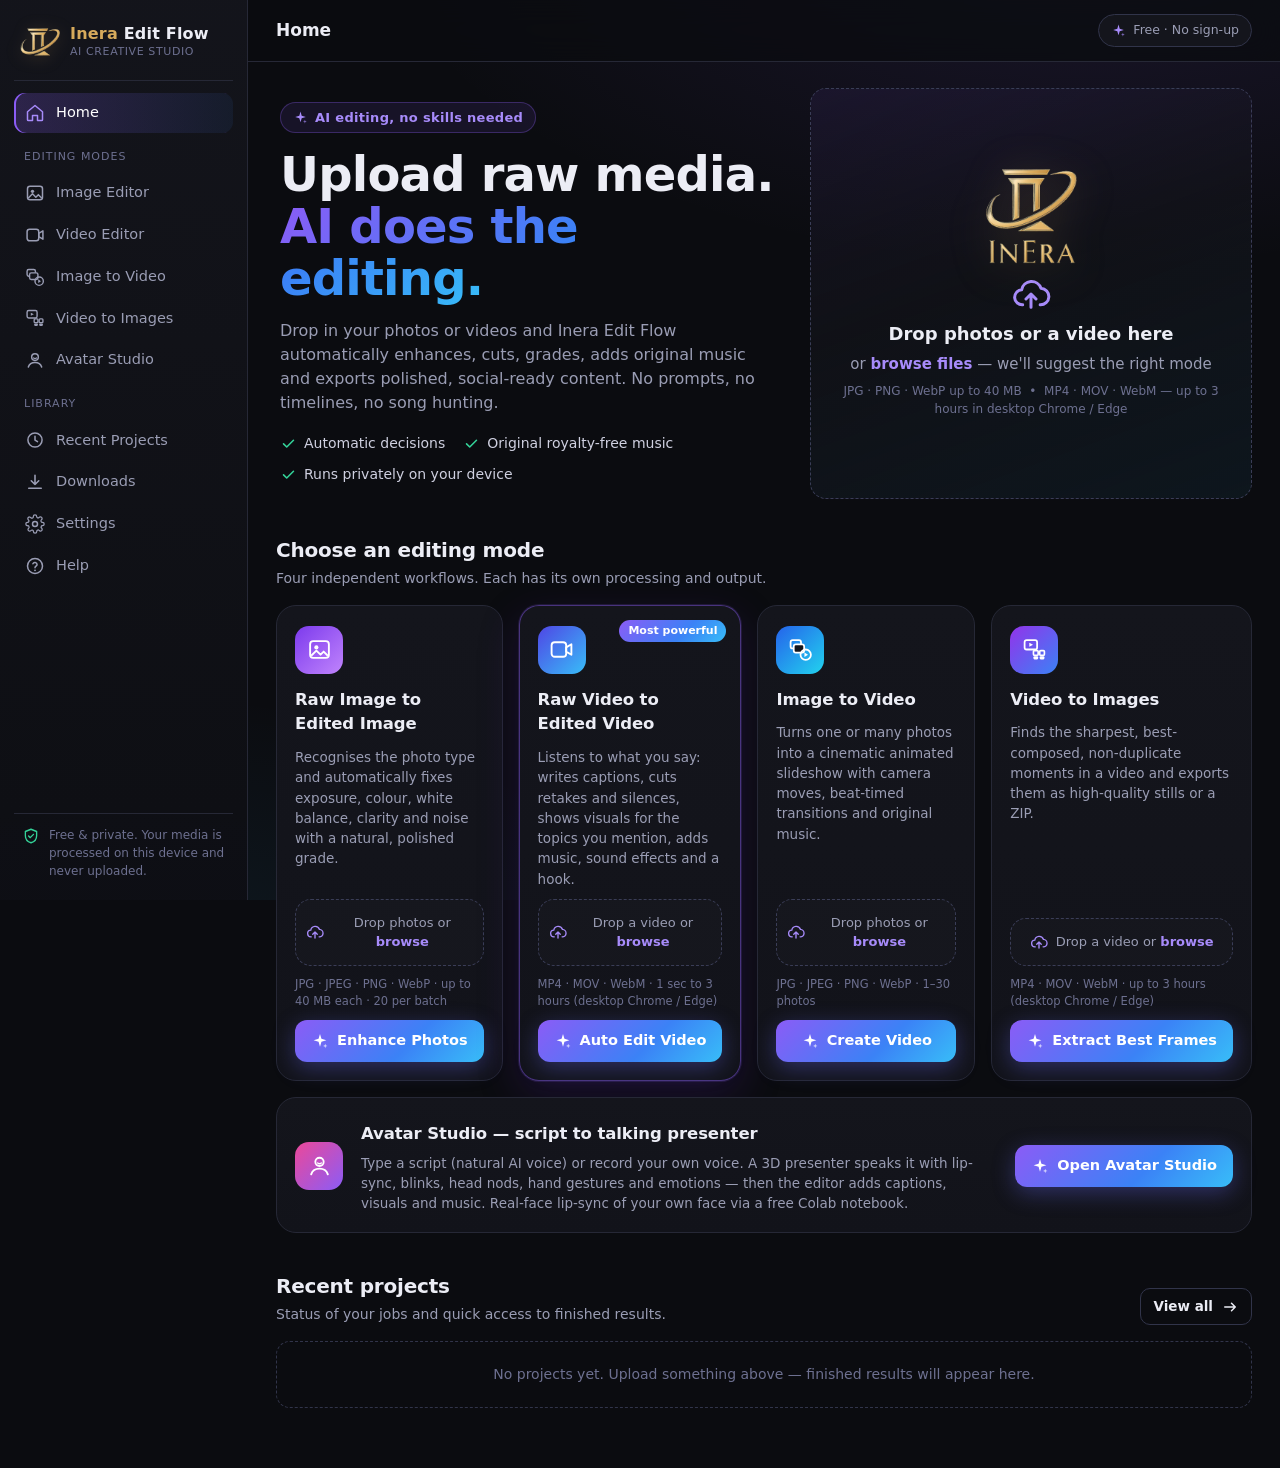
<file: index.html>
<!doctype html>
<html lang="en">
<head>
<meta charset="utf-8">
<meta name="viewport" content="width=device-width, initial-scale=1, viewport-fit=cover">
<title>Inera Edit Flow — AI Photo &amp; Video Studio</title>
<meta name="description" content="Upload raw photos and videos. Inera Edit Flow edits them automatically into polished, social-media-ready content — free, private, in your browser.">
<meta name="theme-color" content="#0b0c10">
<link rel="icon" type="image/png" href="favicon.png">
<link rel="apple-touch-icon" href="logo-mark.png">
<style>.app{display:none}.load-fail{display:block;max-width:640px;margin:12vh auto;padding:24px;font:16px/1.5 system-ui,sans-serif;color:#111;background:#fff3cd;border:1px solid #e0b100;border-radius:12px}</style>
<link rel="stylesheet" href="styles.css">
</head>
<body>
<svg class="sprite" aria-hidden="true">
  <defs>
    <linearGradient id="g-accent" x1="0" y1="0" x2="1" y2="1"><stop offset="0" stop-color="#a78bfa"/><stop offset="1" stop-color="#38bdf8"/></linearGradient>
  </defs>
  <symbol id="i-home" viewBox="0 0 24 24"><path d="M3 10.5 12 3l9 7.5V20a1 1 0 0 1-1 1h-5v-6H9v6H4a1 1 0 0 1-1-1z" fill="none" stroke="currentColor" stroke-width="1.8" stroke-linejoin="round"/></symbol>
  <symbol id="i-image" viewBox="0 0 24 24"><rect x="3" y="4" width="18" height="16" rx="3" fill="none" stroke="currentColor" stroke-width="1.8"/><circle cx="9" cy="10" r="2" fill="currentColor"/><path d="m4 18 5-5 4 4 3-3 4 4" fill="none" stroke="currentColor" stroke-width="1.8" stroke-linejoin="round"/></symbol>
  <symbol id="i-video" viewBox="0 0 24 24"><rect x="2.5" y="5" width="14" height="14" rx="3" fill="none" stroke="currentColor" stroke-width="1.8"/><path d="m16.5 10 5-3v10l-5-3z" fill="none" stroke="currentColor" stroke-width="1.8" stroke-linejoin="round"/></symbol>
  <symbol id="i-i2v" viewBox="0 0 24 24"><rect x="2.5" y="3" width="10" height="8" rx="2" fill="none" stroke="currentColor" stroke-width="1.7"/><rect x="5.5" y="7" width="10" height="8" rx="2" fill="#15161d" stroke="currentColor" stroke-width="1.7"/><circle cx="17" cy="17" r="5" fill="none" stroke="currentColor" stroke-width="1.7"/><path d="m15.8 14.8 3.4 2.2-3.4 2.2z" fill="currentColor"/></symbol>
  <symbol id="i-v2i" viewBox="0 0 24 24"><rect x="2.5" y="3" width="12" height="9" rx="2" fill="none" stroke="currentColor" stroke-width="1.7"/><path d="m7 5.6 3.6 1.9L7 9.4z" fill="currentColor"/><rect x="11" y="13" width="4.5" height="4.5" rx="1" fill="none" stroke="currentColor" stroke-width="1.6"/><rect x="17" y="13" width="4.5" height="4.5" rx="1" fill="none" stroke="currentColor" stroke-width="1.6"/><rect x="11" y="18.5" width="4.5" height="3" rx="1" fill="currentColor"/><rect x="17" y="18.5" width="4.5" height="3" rx="1" fill="currentColor"/></symbol>
  <symbol id="i-projects" viewBox="0 0 24 24"><circle cx="12" cy="12" r="8.5" fill="none" stroke="currentColor" stroke-width="1.8"/><path d="M12 7.5V12l3 2" fill="none" stroke="currentColor" stroke-width="1.8" stroke-linecap="round"/></symbol>
  <symbol id="i-download" viewBox="0 0 24 24"><path d="M12 4v11m0 0-4.5-4.5M12 15l4.5-4.5M4.5 19.5h15" fill="none" stroke="currentColor" stroke-width="1.9" stroke-linecap="round" stroke-linejoin="round"/></symbol>
  <symbol id="i-settings" viewBox="0 0 24 24"><circle cx="12" cy="12" r="3" fill="none" stroke="currentColor" stroke-width="1.8"/><path d="M19.4 15a1.6 1.6 0 0 0 .3 1.8l.1.1a2 2 0 1 1-2.8 2.8l-.1-.1a1.6 1.6 0 0 0-1.8-.3 1.6 1.6 0 0 0-1 1.5V21a2 2 0 1 1-4 0v-.1a1.6 1.6 0 0 0-1-1.5 1.6 1.6 0 0 0-1.8.3l-.1.1a2 2 0 1 1-2.8-2.8l.1-.1a1.6 1.6 0 0 0 .3-1.8 1.6 1.6 0 0 0-1.5-1H3a2 2 0 1 1 0-4h.1a1.6 1.6 0 0 0 1.5-1 1.6 1.6 0 0 0-.3-1.8l-.1-.1a2 2 0 1 1 2.8-2.8l.1.1a1.6 1.6 0 0 0 1.8.3H9a1.6 1.6 0 0 0 1-1.5V3a2 2 0 1 1 4 0v.1a1.6 1.6 0 0 0 1 1.5 1.6 1.6 0 0 0 1.8-.3l.1-.1a2 2 0 1 1 2.8 2.8l-.1.1a1.6 1.6 0 0 0-.3 1.8V9a1.6 1.6 0 0 0 1.5 1H21a2 2 0 1 1 0 4h-.1a1.6 1.6 0 0 0-1.5 1z" fill="none" stroke="currentColor" stroke-width="1.5"/></symbol>
  <symbol id="i-help" viewBox="0 0 24 24"><circle cx="12" cy="12" r="9" fill="none" stroke="currentColor" stroke-width="1.8"/><path d="M9.5 9.3a2.6 2.6 0 0 1 5 .9c0 1.8-2.5 2.2-2.5 3.8" fill="none" stroke="currentColor" stroke-width="1.8" stroke-linecap="round"/><circle cx="12" cy="17.2" r="1.1" fill="currentColor"/></symbol>
  <symbol id="i-upload" viewBox="0 0 24 24"><path d="M7 18.5a4.5 4.5 0 0 1-.6-9A6 6 0 0 1 18 8.6a4 4 0 0 1-.5 9.9M12 12v8m0-8-3 3m3-3 3 3" fill="none" stroke="currentColor" stroke-width="1.8" stroke-linecap="round" stroke-linejoin="round"/></symbol>
  <symbol id="i-spark" viewBox="0 0 24 24"><path d="M12 2.5 13.9 9 20.5 11 13.9 13 12 19.5 10.1 13 3.5 11 10.1 9z" fill="currentColor"/><path d="M19 15.5l.8 2.2 2.2.8-2.2.8-.8 2.2-.8-2.2-2.2-.8 2.2-.8z" fill="currentColor" opacity=".7"/></symbol>
  <symbol id="i-check" viewBox="0 0 24 24"><path d="m5 12.5 4.5 4.5L19 7.5" fill="none" stroke="currentColor" stroke-width="2.2" stroke-linecap="round" stroke-linejoin="round"/></symbol>
  <symbol id="i-x" viewBox="0 0 24 24"><path d="M6 6l12 12M18 6 6 18" fill="none" stroke="currentColor" stroke-width="2" stroke-linecap="round"/></symbol>
  <symbol id="i-trash" viewBox="0 0 24 24"><path d="M4.5 7h15M9.5 7V4.5h5V7m-8 0 .8 12.2a1.5 1.5 0 0 0 1.5 1.3h6.4a1.5 1.5 0 0 0 1.5-1.3L17.5 7" fill="none" stroke="currentColor" stroke-width="1.8" stroke-linejoin="round"/></symbol>
  <symbol id="i-undo" viewBox="0 0 24 24"><path d="M9 7 4.5 11.5 9 16M5 11.5h9.5a5 5 0 0 1 0 10H11" fill="none" stroke="currentColor" stroke-width="1.8" stroke-linecap="round" stroke-linejoin="round"/></symbol>
  <symbol id="i-refresh" viewBox="0 0 24 24"><path d="M20 11a8 8 0 0 0-14.6-4.5M4 4.5v3.8h3.8M4 13a8 8 0 0 0 14.6 4.5M20 19.5v-3.8h-3.8" fill="none" stroke="currentColor" stroke-width="1.8" stroke-linecap="round" stroke-linejoin="round"/></symbol>
  <symbol id="i-zip" viewBox="0 0 24 24"><path d="M6 3h8l4 4v13a1 1 0 0 1-1 1H6a1 1 0 0 1-1-1V4a1 1 0 0 1 1-1z" fill="none" stroke="currentColor" stroke-width="1.8"/><path d="M10 3v2h2v2h-2v2h2v2h-2v3" fill="none" stroke="currentColor" stroke-width="1.6"/><rect x="9.2" y="14" width="3.6" height="3.4" rx="1" fill="none" stroke="currentColor" stroke-width="1.5"/></symbol>
  <symbol id="i-menu" viewBox="0 0 24 24"><path d="M4 7h16M4 12h16M4 17h16" stroke="currentColor" stroke-width="1.9" stroke-linecap="round"/></symbol>
  <symbol id="i-music" viewBox="0 0 24 24"><path d="M9 18V5.5l11-2.5v12.5" fill="none" stroke="currentColor" stroke-width="1.8" stroke-linejoin="round"/><circle cx="6.5" cy="18" r="2.5" fill="none" stroke="currentColor" stroke-width="1.8"/><circle cx="17.5" cy="15.5" r="2.5" fill="none" stroke="currentColor" stroke-width="1.8"/></symbol>
  <symbol id="i-up" viewBox="0 0 24 24"><path d="m6 14 6-6 6 6" fill="none" stroke="currentColor" stroke-width="2" stroke-linecap="round" stroke-linejoin="round"/></symbol>
  <symbol id="i-down" viewBox="0 0 24 24"><path d="m6 10 6 6 6-6" fill="none" stroke="currentColor" stroke-width="2" stroke-linecap="round" stroke-linejoin="round"/></symbol>
  <symbol id="i-shield" viewBox="0 0 24 24"><path d="M12 3 4.5 6v5.5c0 4.6 3.2 8.2 7.5 9.5 4.3-1.3 7.5-4.9 7.5-9.5V6z" fill="none" stroke="currentColor" stroke-width="1.8" stroke-linejoin="round"/><path d="m8.8 12 2.2 2.2 4.3-4.4" fill="none" stroke="currentColor" stroke-width="1.8" stroke-linecap="round" stroke-linejoin="round"/></symbol>
  <symbol id="i-arrow" viewBox="0 0 24 24"><path d="M5 12h14m-5-5 5 5-5 5" fill="none" stroke="currentColor" stroke-width="2" stroke-linecap="round" stroke-linejoin="round"/></symbol>
  <symbol id="i-avatar" viewBox="0 0 24 24"><circle cx="12" cy="8.5" r="4" fill="none" stroke="currentColor" stroke-width="1.8"/><path d="M4 20.5c1.2-3.7 4.2-5.5 8-5.5s6.8 1.8 8 5.5" fill="none" stroke="currentColor" stroke-width="1.8" stroke-linecap="round"/><path d="M10.3 9.6c.9.7 2.5.7 3.4 0" fill="none" stroke="currentColor" stroke-width="1.5" stroke-linecap="round"/></symbol>
  <symbol id="i-mic" viewBox="0 0 24 24"><rect x="9" y="3" width="6" height="11" rx="3" fill="none" stroke="currentColor" stroke-width="1.8"/><path d="M5.5 11a6.5 6.5 0 0 0 13 0M12 17.5V21" fill="none" stroke="currentColor" stroke-width="1.8" stroke-linecap="round"/></symbol>
  <symbol id="i-back" viewBox="0 0 24 24"><path d="M19 12H5m5-5-5 5 5 5" fill="none" stroke="currentColor" stroke-width="2" stroke-linecap="round" stroke-linejoin="round"/></symbol>
</svg>

<div class="load-fail" id="loadFail"><b>Inera Edit Flow could not load all of its files.</b><br>The page is online, but some files are missing on the server (usually an incomplete GitHub upload). Upload <b>every</b> file from the zip to the <b>root</b> of the repository, let Vercel redeploy, then reload. Open <a href="self-test.html">self-test.html</a> to see exactly which files are missing.</div>
<div class="load-fail js" role="alert"><b>Some app files did not load</b> — buttons will not work. Usually a file is missing from the GitHub upload or the browser is very old. Open <a href="self-test.html">self-test.html</a> to see which file.</div>
<div class="app" id="app">
  <aside class="sidebar" id="sidebar" aria-label="Main navigation">
    <a class="brand" href="#/home" aria-label="Inera Edit Flow home">
      <img src="logo-mark.png" alt="Inera logo" class="brand-mark" width="40" height="40">
      <span class="brand-text"><b>Inera</b> Edit Flow<small>AI Creative Studio</small></span>
    </a>
    <nav class="nav">
      <a href="#/home" data-nav="home"><svg class="ic"><use href="#i-home"/></svg><span>Home</span></a>
      <div class="nav-label">Editing modes</div>
      <a href="#/image" data-nav="image"><svg class="ic"><use href="#i-image"/></svg><span>Image Editor</span><em class="nav-dot" data-dot="image"></em></a>
      <a href="#/video" data-nav="video"><svg class="ic"><use href="#i-video"/></svg><span>Video Editor</span><em class="nav-dot" data-dot="video"></em></a>
      <a href="#/i2v" data-nav="i2v"><svg class="ic"><use href="#i-i2v"/></svg><span>Image to Video</span><em class="nav-dot" data-dot="i2v"></em></a>
      <a href="#/v2i" data-nav="v2i"><svg class="ic"><use href="#i-v2i"/></svg><span>Video to Images</span><em class="nav-dot" data-dot="v2i"></em></a>
      <a href="#/avatar" data-nav="avatar"><svg class="ic"><use href="#i-avatar"/></svg><span>Avatar Studio</span><em class="nav-dot" data-dot="avatar"></em></a>
      <div class="nav-label">Library</div>
      <a href="#/projects" data-nav="projects"><svg class="ic"><use href="#i-projects"/></svg><span>Recent Projects</span></a>
      <a href="#/downloads" data-nav="downloads"><svg class="ic"><use href="#i-download"/></svg><span>Downloads</span></a>
      <a href="#/settings" data-nav="settings"><svg class="ic"><use href="#i-settings"/></svg><span>Settings</span></a>
      <a href="#/help" data-nav="help"><svg class="ic"><use href="#i-help"/></svg><span>Help</span></a>
    </nav>
    <div class="side-foot">
      <svg class="ic"><use href="#i-shield"/></svg>
      <span>Free &amp; private. Your media is processed on this device and never uploaded.</span>
    </div>
  </aside>
  <div class="scrim" id="scrim"></div>

  <div class="main">
    <header class="topbar">
      <button class="icon-btn menu-btn" id="menuBtn" aria-label="Open menu"><svg class="ic"><use href="#i-menu"/></svg></button>
      <h1 class="page-title" id="pageTitle">Home</h1>
      <div class="top-right">
        <span class="job-pill" id="jobPill" hidden><span class="spinner"></span><span id="jobPillText">Working…</span></span>
        <span class="free-pill"><svg class="ic"><use href="#i-spark"/></svg>Free · No sign-up</span>
      </div>
    </header>

    <main class="views">
      <!-- ================= HOME ================= -->
      <section class="view" data-view="home">
        <div class="hero">
          <div class="hero-copy">
            <span class="eyebrow"><svg class="ic"><use href="#i-spark"/></svg> AI editing, no skills needed</span>
            <h2>Upload raw media.<br><span class="grad-text">AI does the editing.</span></h2>
            <p>Drop in your photos or videos and Inera Edit Flow automatically enhances, cuts, grades, adds original music and exports polished, social-ready content. No prompts, no timelines, no song hunting.</p>
            <div class="hero-points">
              <span><svg class="ic"><use href="#i-check"/></svg>Automatic decisions</span>
              <span><svg class="ic"><use href="#i-check"/></svg>Original royalty-free music</span>
              <span><svg class="ic"><use href="#i-check"/></svg>Runs privately on your device</span>
            </div>
          </div>
          <div class="hero-drop dropzone" id="homeDrop" tabindex="0" role="button" aria-label="Upload photos or a video">
            <img src="logo.png" alt="Inera" class="hero-logo" width="120" height="124">
            <svg class="ic big"><use href="#i-upload"/></svg>
            <strong>Drop photos or a video here</strong>
            <span>or <u>browse files</u> — we'll suggest the right mode</span>
            <small>JPG · PNG · WebP up to 40 MB &nbsp;•&nbsp; MP4 · MOV · WebM — up to 3 hours in desktop Chrome / Edge</small>
            <input type="file" id="homeInput" accept="image/jpeg,image/png,image/webp,video/mp4,video/quicktime,video/webm,.jpg,.jpeg,.png,.webp,.mp4,.mov,.webm" multiple hidden>
          </div>
        </div>

        <div class="section-head"><h3>Choose an editing mode</h3><p>Four independent workflows. Each has its own processing and output.</p></div>
        <div class="mode-grid">
          <article class="mode-card" data-mode="image">
            <div class="mode-icon m1"><svg class="ic"><use href="#i-image"/></svg></div>
            <h4>Raw Image to Edited Image</h4>
            <p>Recognises the photo type and automatically fixes exposure, colour, white balance, clarity and noise with a natural, polished grade.</p>
            <div class="mini-drop dropzone" data-drop="image" tabindex="0" role="button" aria-label="Upload photos for enhancement"><svg class="ic"><use href="#i-upload"/></svg><span>Drop photos or <u>browse</u></span></div>
            <small class="formats">JPG · JPEG · PNG · WebP · up to 40 MB each · 20 per batch</small>
            <button class="btn primary" data-open="image"><svg class="ic"><use href="#i-spark"/></svg>Enhance Photos</button>
          </article>
          <article class="mode-card featured" data-mode="video">
            <span class="badge">Most powerful</span>
            <div class="mode-icon m2"><svg class="ic"><use href="#i-video"/></svg></div>
            <h4>Raw Video to Edited Video</h4>
            <p>Listens to what you say: writes captions, cuts retakes and silences, shows visuals for the topics you mention, adds music, sound effects and a hook.</p>
            <div class="mini-drop dropzone" data-drop="video" tabindex="0" role="button" aria-label="Upload a video to auto edit"><svg class="ic"><use href="#i-upload"/></svg><span>Drop a video or <u>browse</u></span></div>
            <small class="formats">MP4 · MOV · WebM · 1 sec to 3 hours (desktop Chrome / Edge)</small>
            <button class="btn primary" data-open="video"><svg class="ic"><use href="#i-spark"/></svg>Auto Edit Video</button>
          </article>
          <article class="mode-card" data-mode="i2v">
            <div class="mode-icon m3"><svg class="ic"><use href="#i-i2v"/></svg></div>
            <h4>Image to Video</h4>
            <p>Turns one or many photos into a cinematic animated slideshow with camera moves, beat-timed transitions and original music.</p>
            <div class="mini-drop dropzone" data-drop="i2v" tabindex="0" role="button" aria-label="Upload photos to make a video"><svg class="ic"><use href="#i-upload"/></svg><span>Drop photos or <u>browse</u></span></div>
            <small class="formats">JPG · JPEG · PNG · WebP · 1–30 photos</small>
            <button class="btn primary" data-open="i2v"><svg class="ic"><use href="#i-spark"/></svg>Create Video</button>
          </article>
          <article class="mode-card" data-mode="v2i">
            <div class="mode-icon m4"><svg class="ic"><use href="#i-v2i"/></svg></div>
            <h4>Video to Images</h4>
            <p>Finds the sharpest, best-composed, non-duplicate moments in a video and exports them as high-quality stills or a ZIP.</p>
            <div class="mini-drop dropzone" data-drop="v2i" tabindex="0" role="button" aria-label="Upload a video to extract images"><svg class="ic"><use href="#i-upload"/></svg><span>Drop a video or <u>browse</u></span></div>
            <small class="formats">MP4 · MOV · WebM · up to 3 hours (desktop Chrome / Edge)</small>
            <button class="btn primary" data-open="v2i"><svg class="ic"><use href="#i-spark"/></svg>Extract Best Frames</button>
          </article>
        </div>

        <article class="mode-card wide-card" data-mode="avatar">
          <div class="mode-icon m5"><svg class="ic"><use href="#i-avatar"/></svg></div>
          <div class="wide-copy"><h4>Avatar Studio — script to talking presenter</h4>
          <p>Type a script (natural AI voice) or record your own voice. A 3D presenter speaks it with lip-sync, blinks, head nods, hand gestures and emotions — then the editor adds captions, visuals and music. Real-face lip-sync of your own face via a free Colab notebook.</p></div>
          <button class="btn primary" data-open="avatar"><svg class="ic"><use href="#i-spark"/></svg>Open Avatar Studio</button>
        </article>

        <div class="section-head row"><div><h3>Recent projects</h3><p>Status of your jobs and quick access to finished results.</p></div><a class="btn ghost sm" href="#/projects">View all <svg class="ic"><use href="#i-arrow"/></svg></a></div>
        <div class="recent-strip" id="recentStrip"></div>
      </section>

      <!-- ================= MODE 1: IMAGE ================= -->
      <section class="view" data-view="image">
        <div class="ws-head">
          <div class="mode-icon m1 sm"><svg class="ic"><use href="#i-image"/></svg></div>
          <div><h2>Raw Image to Edited Image</h2><p>Upload photos and press Auto Enhance. The AI recognises each photo and picks its own edit.</p></div>
        </div>
        <div class="ws-grid">
          <div class="panel">
            <div class="dropzone ws-drop" id="imgDrop" tabindex="0" role="button" aria-label="Add photos">
              <svg class="ic big"><use href="#i-upload"/></svg><strong>Drop photos here or <u>browse</u></strong>
              <small>JPG, JPEG, PNG, WebP · max 40 MB and 60 MP each · up to 20 photos · processed at up to 16 MP</small>
              <input type="file" id="imgInput" accept="image/jpeg,image/png,image/webp,.jpg,.jpeg,.png,.webp" multiple hidden>
            </div>
            <div class="file-list" id="imgList"></div>
            <details class="customize" id="imgCustomize">
              <summary><span>Customize (optional)</span><small>Everything is automatic by default</small></summary>
              <div class="form-grid">
                <label>Editing style<select id="imgStyle"><option value="auto">Auto — chosen per photo</option></select></label>
                <label>Crop / aspect<select id="imgAspect"><option value="original">Original (no crop)</option><option value="1:1">Square 1:1</option><option value="4:5">Portrait 4:5 (Instagram)</option><option value="9:16">Story 9:16</option><option value="16:9">Landscape 16:9</option></select></label>
                <label class="span2">Edit strength <output id="imgIntensityOut">100%</output><input type="range" id="imgIntensity" min="40" max="150" value="100"></label>
              </div>
            </details>
            <div class="prompt-box">
              <label for="imgPrompt"><svg class="ic"><use href="#i-spark"/></svg> Tell the AI what you want <small>(optional — leave empty for a fully automatic edit)</small></label>
              <textarea id="imgPrompt" rows="3" maxlength="600" placeholder="e.g. warmer and brighter · remove background · white background for product · YouTube thumbnail with title &quot;Best Gadget 2026&quot;"></textarea>
              <div class="prompt-fb" id="imgPromptFb" aria-live="polite"></div>
            </div>
            <div class="actions">
              <button class="btn primary lg" id="imgRun" disabled><svg class="ic"><use href="#i-spark"/></svg>Auto Enhance</button>
              <button class="btn ghost" id="imgClear" disabled>Clear</button>
            </div>
            <div class="stage-box" id="imgStages" hidden></div>
          </div>
          <div class="panel result-panel" id="imgResultPanel">
            <div class="empty-state" id="imgEmpty"><svg class="ic big"><use href="#i-image"/></svg><p>Your enhanced photos will appear here with a before/after slider.</p></div>
            <div id="imgEditor" hidden>
              <div class="compare" id="imgCompare">
                <img id="cmpAfter" alt="Edited photo">
                <div class="cmp-before" id="cmpBeforeWrap"><img id="cmpBefore" alt="Original photo"></div>
                <div class="cmp-handle" id="cmpHandle"><span></span></div>
                <span class="cmp-tag left">Before</span><span class="cmp-tag right">After</span>
                <input type="range" class="cmp-range" id="cmpRange" min="0" max="100" value="50" aria-label="Before and after comparison">
              </div>
              <div class="ai-info" id="imgInfo"></div>
              <div class="versions" id="imgVersions"></div>
              <div class="toolbar">
                <button class="btn ghost sm" id="imgUndo"><svg class="ic"><use href="#i-undo"/></svg>Undo</button>
                <button class="btn ghost sm" id="imgRestore">Restore original</button>
                <button class="btn ghost sm" id="imgRegen"><svg class="ic"><use href="#i-refresh"/></svg>Regenerate</button>
                <span class="grow"></span>
                <select id="imgFormat" class="sm" aria-label="Download format"><option value="image/jpeg">JPEG (high quality)</option><option value="image/png">PNG (lossless)</option><option value="image/webp">WebP</option></select>
                <button class="btn primary sm" id="imgDownload"><svg class="ic"><use href="#i-download"/></svg>Download</button>
              </div>
              <div class="filmstrip" id="imgStrip"></div>
              <div class="actions end"><button class="btn ghost sm" id="imgZip"><svg class="ic"><use href="#i-zip"/></svg>Download all as ZIP</button></div>
              <div class="panel inset design-box" id="imgDesign">
                <h3><svg class="ic"><use href="#i-spark"/></svg> Background &amp; social designs</h3>
                <p>AI subject cut-out (runs on this device). Works best on people, products, pets and single objects.</p>
                <div class="form-grid">
                  <label>Background<select id="dsBg"></select></label>
                  <label id="dsColorWrap" hidden>Colour<input type="color" id="dsColor" value="#1e1b4b"></label>
                  <label class="span2 file-pick" id="dsBgImgWrap" hidden>Background image<input type="file" id="dsBgImg" accept="image/jpeg,image/png,image/webp"></label>
                </div>
                <div class="actions"><button class="btn ghost sm" id="dsApply"><svg class="ic"><use href="#i-spark"/></svg>Apply background</button></div>
                <div class="form-sec">Thumbnail / post maker</div>
                <div class="form-grid">
                  <label>Design<select id="dsLayout"><option value="youtube">YouTube thumbnail 1280×720</option><option value="post">Instagram post 1080×1350</option><option value="story">Story / Reel cover 1080×1920</option></select></label>
                  <label>Accent colour<input type="color" id="dsAccent" value="#facc15"></label>
                  <label class="span2">Headline<input type="text" id="dsTitle" maxlength="70" placeholder="e.g. This changed everything"></label>
                  <label class="span2">Small line (optional)<input type="text" id="dsSub" maxlength="50" placeholder="e.g. @yourchannel"></label>
                </div>
                <div class="actions"><button class="btn ghost sm" id="dsMake"><svg class="ic"><use href="#i-spark"/></svg>Make design</button></div>
                <div class="canvas-wrap" id="dsWrap" hidden><img class="design-out" id="dsOut" alt="Design result"></div>
                <div class="toolbar" id="dsBar" hidden><span class="tag" id="dsInfo"></span><span class="grow"></span><button class="btn primary sm" id="dsDl"><svg class="ic"><use href="#i-download"/></svg>Download</button></div>
              </div>
            </div>
          </div>
        </div>
      </section>

      <!-- ================= MODE 2: VIDEO ================= -->
      <section class="view" data-view="video">
        <div class="ws-head">
          <div class="mode-icon m2 sm"><svg class="ic"><use href="#i-video"/></svg></div>
          <div><h2>Raw Video to Edited Video</h2><p>Upload → Auto Edit → download. The AI watches and listens: it writes captions from your speech, cuts retakes and silences, adds topic visuals, music and sound design.</p></div>
        </div>
        <div class="ws-grid">
          <div class="panel">
            <div class="dropzone ws-drop" id="vidDrop" tabindex="0" role="button" aria-label="Choose a video">
              <svg class="ic big"><use href="#i-upload"/></svg><strong>Drop a video here or <u>browse</u></strong>
              <small id="vidLimitText">MP4, MOV, WebM · checking what this browser supports…</small>
              <input type="file" id="vidInput" accept="video/mp4,video/quicktime,video/webm,.mp4,.mov,.webm" hidden>
            </div>
            <div class="media-info" id="vidInfo" hidden></div>
            <details class="customize" id="vidCustomize">
              <summary><span>Customize Edit (optional)</span><small>Sensible automatic defaults</small></summary>
              <div class="form-grid">
                <div class="form-sec span2">Edit</div>
                <label>Editing style<select id="vidStyle"></select></label>
                <label>Video length<select id="vidLength"><option value="auto">Auto (keep all good content)</option><option value="15">15 seconds</option><option value="30">30 seconds</option><option value="60">60 seconds</option><option value="90">90 seconds</option><option value="180">3 minutes</option><option value="600">10 minutes</option></select></label>
                <label>Aspect ratio<select id="vidAspect"><option value="auto">Auto (match source)</option><option value="9:16">9:16 Reels / Shorts</option><option value="1:1">1:1 Square</option><option value="4:5">4:5 Feed</option><option value="16:9">16:9 YouTube</option></select></label>
                <label>Pacing<select id="vidPacing"><option value="auto">Auto (tight, natural)</option><option value="tight">Very tight (fast creator style)</option><option value="relaxed">Relaxed</option><option value="keep">Keep all pauses</option></select></label>
                <label>Remove retakes &amp; fillers<select id="vidRetakes"><option value="on">On (cut repeated takes, um/uh)</option><option value="off">Off</option></select></label>
                <label>Hook opening<select id="vidHook"><option value="auto">Auto</option><option value="on">Always</option><option value="off">Off</option></select></label>
                <label>Editing intensity<select id="vidIntensity"><option value="auto">Auto</option><option value="light">Light</option><option value="balanced">Balanced</option><option value="bold">Bold</option></select></label>
                <label>Transitions<select id="vidTrans"><option value="auto">Auto</option><option value="minimal">Minimal</option><option value="dynamic">Dynamic</option></select></label>
                <label>Stabilisation<select id="vidStab"><option value="auto">Auto (when shaky)</option><option value="on">On</option><option value="off">Off</option></select></label>
                <div class="form-sec span2">Captions &amp; graphics</div>
                <label>Captions<select id="vidCaptions"><option value="auto">Auto (bold for vertical, clean for 16:9)</option><option value="creator">Bold creator captions</option><option value="clean">Clean subtitles</option><option value="off">Off</option></select></label>
                <label>Caption letters<select id="vidCapCase"><option value="upper">UPPERCASE</option><option value="normal">Normal case</option></select></label>
                <label>Topic visuals (B-roll)<select id="vidBroll"><option value="auto">Auto</option><option value="more">More</option><option value="less">Less</option><option value="off">Off</option></select></label>
                <label>Free web images<select id="vidOnline"><option value="on">On (Wikimedia / Openverse, CC0 · PD · CC BY)</option><option value="off">Off (offline illustrations only)</option></select></label>
                <label>Graphics<select id="vidGraphics"><option value="auto">Auto (numbers, subscribe button, chapters)</option><option value="off">Off</option></select></label>
                <label>Sound effects<select id="vidSfx"><option value="auto">Auto</option><option value="off">Off</option></select></label>
                <label>Speaker name (lower third)<input type="text" id="vidSpeaker" maxlength="40" placeholder="e.g. Priya Sharma"></label>
                <label>Speaker role<input type="text" id="vidRole" maxlength="50" placeholder="e.g. Founder, Inera"></label>
                <label class="span2">On-screen title (optional)<input type="text" id="vidTitle" maxlength="80" placeholder="e.g. 3 Days in Goa"></label>
                <label class="span2 file-pick">Your own B-roll clips/photos (optional — name files by topic, e.g. <i>pizza-oven.mp4</i>)<input type="file" id="vidLibrary" accept="image/jpeg,image/png,image/webp,video/mp4,video/webm,video/quicktime" multiple></label>
                <div class="form-sec span2">Audio &amp; speech</div>
                <label>Music intensity<select id="vidMusic"><option value="auto">Auto</option><option value="low">Low</option><option value="medium">Medium</option><option value="high">High</option><option value="off">Off</option></select></label>
                <label>Original audio<select id="vidOrig"><option value="auto">Auto (keep speech &amp; key sounds)</option><option value="all">Keep all original audio</option><option value="speech">Keep speech only</option><option value="none">Mute original audio</option></select></label>
                <label>Speech language<select id="vidLang"><option value="">Auto-detect</option><option value="en">English</option><option value="hi">Hindi</option><option value="es">Spanish</option><option value="fr">French</option><option value="de">German</option><option value="pt">Portuguese</option><option value="it">Italian</option><option value="ar">Arabic</option><option value="ja">Japanese</option><option value="ko">Korean</option><option value="zh">Chinese</option><option value="ru">Russian</option><option value="bn">Bengali</option><option value="ta">Tamil</option><option value="te">Telugu</option><option value="mr">Marathi</option><option value="gu">Gujarati</option><option value="ur">Urdu</option><option value="id">Indonesian</option><option value="tr">Turkish</option></select></label>
                <label>Speech recognition<select id="vidAsr"><option value="auto">Auto — fast for English, accurate for other languages (uses your graphics card when possible)</option><option value="base">Always accurate (Whisper base — slower)</option><option value="tiny">Always fast (Whisper tiny)</option><option value="off">Off (no captions / speech editing)</option></select></label>
                <label>Export quality<select id="vidQuality"><option value="high">High</option><option value="balanced">Balanced</option><option value="small">Smaller file</option></select></label>
                <label>Export resolution<select id="vidRes"><option value="1080">1080p (best)</option><option value="720">720p (about 2× faster)</option></select></label>
              </div>
            </details>
            <div class="prompt-box">
              <label for="vidPrompt"><svg class="ic"><use href="#i-spark"/></svg> Tell the AI what you want <small>(optional — leave empty for a fully automatic edit)</small></label>
              <textarea id="vidPrompt" rows="3" maxlength="600" placeholder="e.g. Make a 45-second Reel, viral style with a hook, big yellow captions at the top, more topic images, calm lofi music, warm colours, title &quot;3 Pizza Secrets&quot;"></textarea>
              <div class="prompt-fb" id="vidPromptFb" aria-live="polite"></div>
            </div>
            <div class="actions">
              <button class="btn primary lg" id="vidRun" disabled><svg class="ic"><use href="#i-spark"/></svg>Auto Edit</button>
              <button class="btn ghost" id="vidCancel" hidden>Cancel</button>
            </div>
            <p class="note" id="vidNote"><svg class="ic"><use href="#i-help"/></svg><span>Speech recognition and rendering run on your device. The first run downloads the free speech model once (~160 MB) and caches it. Keep this tab open until the edit is finished.</span></p>
          </div>
          <div class="panel result-panel">
            <div class="stage-box" id="vidStages" hidden></div>
            <div class="render-stage" id="vidRenderWrap" hidden><canvas id="vidCanvas"></canvas><span class="live-tag">Rendering</span></div>
            <div class="empty-state" id="vidEmpty"><svg class="ic big"><use href="#i-video"/></svg><p>Your edited video will appear here.</p></div>
            <div id="vidResult" hidden></div>
          </div>
        </div>
      </section>

      <!-- ================= MODE 3: IMAGE TO VIDEO ================= -->
      <section class="view" data-view="i2v">
        <div class="ws-head">
          <div class="mode-icon m3 sm"><svg class="ic"><use href="#i-i2v"/></svg></div>
          <div><h2>Image to Video</h2><p>Upload one or more photos. The AI orders them, plans camera moves, times transitions to original music and renders a video.</p></div>
        </div>
        <div class="method-note"><svg class="ic"><use href="#i-help"/></svg><div><b>Method used: animated slideshow.</b> Motion is created with AI-planned camera pans, zooms and transitions on your real photos. It is <b>not</b> generative AI motion (no free model can run reliably inside a browser), so faces and details are never distorted or invented.</div></div>
        <div class="ws-grid">
          <div class="panel">
            <div class="dropzone ws-drop" id="i2vDrop" tabindex="0" role="button" aria-label="Add photos">
              <svg class="ic big"><use href="#i-upload"/></svg><strong>Drop photos here or <u>browse</u></strong>
              <small>JPG, JPEG, PNG, WebP · 1–30 photos · max 40 MB each</small>
              <input type="file" id="i2vInput" accept="image/jpeg,image/png,image/webp,.jpg,.jpeg,.png,.webp" multiple hidden>
            </div>
            <div class="sort-list" id="i2vList"></div>
            <details class="customize">
              <summary><span>Customize (optional)</span><small>Order, timing and music are automatic</small></summary>
              <div class="form-grid">
                <label>Aspect ratio<select id="i2vAspect"><option value="auto">Auto (from photos)</option><option value="9:16">9:16 Reels / Shorts</option><option value="1:1">1:1 Square</option><option value="4:5">4:5 Feed</option><option value="16:9">16:9 YouTube</option></select></label>
                <label>Pace<select id="i2vPace"><option value="auto">Auto</option><option value="slow">Slow</option><option value="fast">Fast</option></select></label>
                <label>Music mood<select id="i2vMood"><option value="auto">Auto</option><option value="cinematic">Cinematic</option><option value="upbeat">Upbeat</option><option value="calm">Calm</option><option value="energetic">Energetic</option></select></label>
                <label>Music<select id="i2vMusic"><option value="on">On</option><option value="low">Low</option><option value="off">Off</option></select></label>
                <label>Photo order<select id="i2vOrder"><option value="auto">Auto (AI ordering)</option><option value="manual">Keep my order</option></select></label>
                <label>Transitions<select id="i2vTrans"><option value="auto">Auto</option><option value="minimal">Minimal (crossfades)</option></select></label>
                <label class="span2">On-screen title (optional)<input type="text" id="i2vTitle" maxlength="80" placeholder="e.g. Our Summer"></label>
              </div>
            </details>
            <div class="prompt-box">
              <label for="i2vPrompt"><svg class="ic"><use href="#i-spark"/></svg> Tell the AI what you want <small>(optional — leave empty for a fully automatic edit)</small></label>
              <textarea id="i2vPrompt" rows="3" maxlength="600" placeholder="e.g. 20-second calm video, black and white, square"></textarea>
              <div class="prompt-fb" id="i2vPromptFb" aria-live="polite"></div>
            </div>
            <div class="actions">
              <button class="btn primary lg" id="i2vRun" disabled><svg class="ic"><use href="#i-spark"/></svg>Create Video</button>
              <button class="btn ghost" id="i2vCancel" hidden>Cancel</button>
              <button class="btn ghost" id="i2vClear" disabled>Clear</button>
            </div>
          </div>
          <div class="panel result-panel">
            <div class="stage-box" id="i2vStages" hidden></div>
            <div class="render-stage" id="i2vRenderWrap" hidden><canvas id="i2vCanvas"></canvas><span class="live-tag">Live render</span></div>
            <div class="empty-state" id="i2vEmpty"><svg class="ic big"><use href="#i-i2v"/></svg><p>Your video will appear here.</p></div>
            <div id="i2vResult" hidden></div>
          </div>
        </div>
      </section>

      <!-- ================= MODE 4: VIDEO TO IMAGES ================= -->
      <section class="view" data-view="v2i">
        <div class="ws-head">
          <div class="mode-icon m4 sm"><svg class="ic"><use href="#i-v2i"/></svg></div>
          <div><h2>Video to Images</h2><p>Upload a video. The AI scans every scene and returns its best, sharpest, non-duplicate moments.</p></div>
        </div>
        <div class="ws-grid">
          <div class="panel">
            <div class="dropzone ws-drop" id="v2iDrop" tabindex="0" role="button" aria-label="Choose a video">
              <svg class="ic big"><use href="#i-upload"/></svg><strong>Drop a video here or <u>browse</u></strong>
              <small id="v2iLimitText">MP4, MOV, WebM · max 400 MB · max 5 minutes (desktop Chrome / Edge: up to 3 hours)</small>
              <input type="file" id="v2iInput" accept="video/mp4,video/quicktime,video/webm,.mp4,.mov,.webm" hidden>
            </div>
            <div class="media-info" id="v2iInfo" hidden></div>
            <details class="customize">
              <summary><span>Customize (optional)</span><small>Best-moments mode is automatic</small></summary>
              <div class="form-grid">
                <label class="span2">Extraction mode<select id="v2iMode"></select></label>
                <label>Number of images<select id="v2iCount"><option value="0">Auto</option><option value="6">6</option><option value="10">10</option><option value="16">16</option><option value="24">24</option><option value="40">40</option></select></label>
                <label>Resolution<select id="v2iRes"><option value="original">Original (no upscaling)</option><option value="1920">Max 1920 px</option><option value="1280">Max 1280 px</option><option value="720">Max 720 px</option></select></label>
                <label>Format<select id="v2iFormat"><option value="image/jpeg">JPEG (high quality)</option><option value="image/png">PNG (lossless)</option><option value="image/webp">WebP</option></select></label>
                <label>AI enhancement<select id="v2iEnhance"><option value="off">Off — keep original look</option><option value="on">On — brightness, sharpness, noise, colour</option></select></label>
                <label class="span2" id="v2iTsWrap" hidden>Timestamps (comma separated)<input type="text" id="v2iTs" placeholder="e.g. 0:05, 0:12.5, 1:03"></label>
                <label class="span2" id="v2iIntWrap" hidden>Interval (seconds)<input type="number" id="v2iInterval" min="0.2" max="60" step="0.1" value="2"></label>
                <label class="span2 check"><input type="checkbox" id="v2iBlurry"> Include blurred / near-duplicate frames</label>
              </div>
            </details>
            <div class="actions">
              <button class="btn primary lg" id="v2iRun" disabled><svg class="ic"><use href="#i-spark"/></svg>Extract Best Frames</button>
              <button class="btn ghost" id="v2iCancel" hidden>Cancel</button>
            </div>
          </div>
          <div class="panel result-panel">
            <div class="stage-box" id="v2iStages" hidden></div>
            <div class="empty-state" id="v2iEmpty"><svg class="ic big"><use href="#i-v2i"/></svg><p>Extracted images will appear here in a gallery.</p></div>
            <div id="v2iResult" hidden>
              <div class="ai-info" id="v2iReport"></div>
              <div class="toolbar">
                <label class="check"><input type="checkbox" id="v2iAll" checked> Select all</label>
                <span class="grow"></span>
                <button class="btn ghost sm" id="v2iZipSel"><svg class="ic"><use href="#i-zip"/></svg>Download selected</button>
                <button class="btn primary sm" id="v2iZipAll"><svg class="ic"><use href="#i-zip"/></svg>Download All as ZIP</button>
              </div>
              <div class="gallery" id="v2iGallery"></div>
            </div>
          </div>
        </div>
      </section>

      <!-- ================= AVATAR STUDIO ================= -->
      <section class="view" data-view="avatar">
        <div class="ws-head">
          <div class="mode-icon m5 sm"><svg class="ic"><use href="#i-avatar"/></svg></div>
          <div><h2>Avatar Studio</h2><p>Script or your voice → a presenter that talks, blinks, nods and gestures → auto-edited with captions, visuals and music.</p></div>
        </div>
        <div class="ws-grid">
          <div class="panel">
            <div class="seg" id="avSrcSeg" role="tablist">
              <button class="active" data-src="script" role="tab">Type a script</button>
              <button data-src="record" role="tab"><svg class="ic"><use href="#i-mic"/></svg>Record my voice</button>
              <button data-src="upload" role="tab">Upload voice</button>
            </div>
            <div class="av-src" data-src="script">
              <label class="block">Script<textarea id="avScript" rows="7" maxlength="20000" placeholder="Hi! In this video I'll show you three quick ways to make better pizza at home. First, use a very hot oven…"></textarea></label>
              <div class="form-grid">
                <label>Voice<select id="avVoice"></select></label>
                <label>Speed <output id="avSpeedOut">1.0×</output><input type="range" id="avSpeed" min="0.8" max="1.25" step="0.05" value="1"></label>
              </div>
              <small class="muted" id="avScriptInfo">English voices. Words: 0 · about 0:00 of speech.</small>
            </div>
            <div class="av-src" data-src="record" hidden>
              <div class="rec-box">
                <button class="btn primary" id="avRecBtn"><svg class="ic"><use href="#i-mic"/></svg>Start recording</button>
                <span class="rec-time" id="avRecTime">0:00</span>
                <audio id="avRecAudio" controls hidden></audio>
              </div>
              <small class="muted">Speak naturally in a quiet room. Your voice is transcribed on this device to drive lip-sync, captions and visuals. Any language Whisper understands works for captions; mouth shapes follow the sound.</small>
            </div>
            <div class="av-src" data-src="upload" hidden>
              <div class="dropzone ws-drop small" id="avAudDrop" tabindex="0" role="button" aria-label="Choose a voice file">
                <svg class="ic"><use href="#i-upload"/></svg><strong>Drop a voice file or <u>browse</u></strong>
                <small>WAV, MP3, M4A, OGG, WebM — or a video (its sound is used) · up to 60 minutes</small>
                <input type="file" id="avAudInput" accept="audio/*,video/mp4,video/webm,video/quicktime,.wav,.mp3,.m4a,.ogg,.opus,.webm,.mp4,.mov" hidden>
              </div>
              <div class="muted" id="avAudInfo"></div>
            </div>
            <details class="customize" open>
              <summary><span>Presenter &amp; look</span><small>Defaults look good</small></summary>
              <div class="form-grid">
                <label>Presenter<select id="avAvatar"><option value="female">Studio presenter (built-in)</option><option value="custom">My own 3D avatar (.glb)…</option></select></label>
                <label>Emotion<select id="avMood"><option value="happy">Happy &amp; warm</option><option value="neutral">Neutral / serious</option><option value="love">Friendly &amp; caring</option><option value="sad">Sad / empathetic</option><option value="angry">Intense / passionate</option></select></label>
                <label>Framing<select id="avView"><option value="upper">Upper body (gestures visible)</option><option value="head">Head &amp; shoulders</option><option value="mid">Waist up</option></select></label>
                <label>Gestures<select id="avGest"><option value="auto">Auto (on emphasis, lists, questions)</option><option value="off">Off</option></select></label>
                <label>Background<select id="avBg"></select></label>
                <label>Format<select id="avAspect"><option value="9:16">9:16 Reels / Shorts</option><option value="16:9">16:9 YouTube</option><option value="1:1">1:1 Square</option></select></label>
                <label class="span2 file-pick" id="avGlbWrap" hidden>Your avatar (.glb with ARKit + Oculus viseme blend shapes, e.g. made free at Avaturn or with MakeHuman/MPFB)<input type="file" id="avGlb" accept=".glb,model/gltf-binary"></label>
                <label class="span2 file-pick" id="avBgWrap" hidden>Background image<input type="file" id="avBgImg" accept="image/jpeg,image/png,image/webp"></label>
                <div class="form-sec span2">After recording</div>
                <label>Auto-edit<select id="avEdit"><option value="on">Captions, topic visuals, music (recommended)</option><option value="captions">Captions only</option><option value="off">Raw presenter video</option></select></label>
                <label>Free web images<select id="avOnline"><option value="on">On</option><option value="off">Off</option></select></label>
                <label class="span2">On-screen title (optional)<input type="text" id="avTitle" maxlength="80" placeholder="e.g. 3 Pizza Secrets"></label>
              </div>
            </details>
            <div class="actions">
              <button class="btn primary lg" id="avRun"><svg class="ic"><use href="#i-spark"/></svg>Create Avatar Video</button>
              <button class="btn ghost" id="avCancel" hidden>Cancel</button>
            </div>
            <p class="note"><svg class="ic"><use href="#i-help"/></svg><span>Desktop Chrome / Edge render the presenter frame by frame (smooth on any computer, the tab can be in the background). Other browsers record it in real time — keep the tab visible. The voice model (~90 MB) downloads once and is cached.</span></p>

            <div class="panel inset realface">
              <h3><svg class="ic"><use href="#i-shield"/></svg> Real-face lip-sync (your own face)</h3>
              <p>For a video of <b>your real face</b> speaking any audio, use the free Colab notebook: it runs LatentSync 1.5 on Google's free T4 GPU. Upload a short clip (or photo) of yourself and your recorded voice (or the voice created here).</p>
              <ul class="small-list">
                <li>No API key and no payment — needs only a Google account for Colab.</li>
                <li>Typical speed on a free T4: about 1–3 minutes per 10 seconds of video.</li>
                <li>The result is labelled “AI-generated” on screen and in the file.</li>
                <li><b>Licence:</b> LatentSync is Apache-2.0, but the face detector it downloads (InsightFace) is for non-commercial use — see the notebook.</li>
                <li><b>Honest status:</b> follows LatentSync's official scripts; not verified on a GPU by the builder.</li>
              </ul>
              <label class="check"><input type="checkbox" id="rfConsent"> I will only use my own face and voice, or ones I have written permission to use, and never to deceive or impersonate.</label>
              <div class="actions">
                <button class="btn ghost sm" id="rfNotebook" disabled><svg class="ic"><use href="#i-download"/></svg>Download Colab notebook</button>
                <a class="btn ghost sm" href="https://colab.research.google.com/#create=true" target="_blank" rel="noopener noreferrer">Open Google Colab</a>
                <button class="btn ghost sm" id="rfVoice" disabled><svg class="ic"><use href="#i-download"/></svg>Download the voice (WAV)</button>
              </div>
              <small class="muted">In Colab: File → Upload notebook → choose the downloaded file → Runtime → Run all.</small>
            </div>
          </div>
          <div class="panel result-panel">
            <div class="stage-box" id="avStages" hidden></div>
            <div class="av-stage-wrap" id="avStageWrap" hidden><div id="avStage"></div><span class="live-tag">Presenter</span></div>
            <div class="render-stage" id="avRenderWrap" hidden><canvas id="avCanvas"></canvas><span class="live-tag">Rendering edit</span></div>
            <div class="empty-state" id="avEmpty"><svg class="ic big"><use href="#i-avatar"/></svg><p>Your presenter video will appear here.</p></div>
            <div id="avResult" hidden></div>
          </div>
        </div>
      </section>

      <!-- ================= PROJECTS ================= -->
      <section class="view" data-view="projects">
        <div class="ws-head"><div class="mode-icon sm"><svg class="ic"><use href="#i-projects"/></svg></div><div><h2>Recent Projects</h2><p>Saved in this browser on this device. No account needed — you are never signed out.</p></div></div>
        <div class="filters" id="projFilters">
          <button class="chip active" data-f="all">All</button><button class="chip" data-f="processing">Processing</button><button class="chip" data-f="done">Completed</button><button class="chip" data-f="failed">Failed / interrupted</button>
        </div>
        <div class="proj-list" id="projList"></div>
      </section>

      <!-- ================= DOWNLOADS ================= -->
      <section class="view" data-view="downloads">
        <div class="ws-head"><div class="mode-icon sm"><svg class="ic"><use href="#i-download"/></svg></div><div><h2>Downloads</h2><p>Every finished output you have created, ready to download again.</p></div></div>
        <div class="dl-list" id="dlList"></div>
      </section>

      <!-- ================= SETTINGS ================= -->
      <section class="view" data-view="settings">
        <div class="ws-head"><div class="mode-icon sm"><svg class="ic"><use href="#i-settings"/></svg></div><div><h2>Settings</h2><p>Defaults and storage. Everything is optional.</p></div></div>
        <div class="settings-grid">
          <div class="panel">
            <h3>Export defaults</h3>
            <div class="form-grid">
              <label>Default photo format<select id="setFormat"><option value="image/jpeg">JPEG</option><option value="image/png">PNG</option><option value="image/webp">WebP</option></select></label>
              <label>JPEG / WebP quality <output id="setQualityOut">92</output><input type="range" id="setQuality" min="70" max="100" value="92"></label>
              <label>Keep project history<select id="setHistory"><option value="10">Last 10 projects</option><option value="30">Last 30 projects</option><option value="60">Last 60 projects</option></select></label>
            </div>
          </div>
          <div class="panel">
            <h3>Storage on this device</h3>
            <div class="storage-bar"><span id="storageFill"></span></div>
            <p class="muted" id="storageText">Checking…</p>
            <div class="actions">
              <button class="btn ghost sm" id="setPersist"><svg class="ic"><use href="#i-shield"/></svg>Keep my projects (persistent storage)</button>
              <button class="btn danger sm" id="setClear"><svg class="ic"><use href="#i-trash"/></svg>Delete all projects</button>
            </div>
          </div>
          <div class="panel span2">
            <h3>Limits on this device</h3>
            <div class="limits" id="limitsTable"></div>
          </div>
        </div>
      </section>

      <!-- ================= HELP ================= -->
      <section class="view" data-view="help">
        <div class="ws-head"><div class="mode-icon sm"><svg class="ic"><use href="#i-help"/></svg></div><div><h2>Help</h2><p>How Inera Edit Flow works — and what it honestly can and cannot do.</p></div></div>
        <div class="help" id="helpContent"></div>
      </section>
    </main>
  </div>
</div>

<div class="modal" id="chooser" hidden>
  <div class="modal-card">
    <button class="icon-btn modal-x" data-close aria-label="Close"><svg class="ic"><use href="#i-x"/></svg></button>
    <h3 id="chooserTitle">What would you like to do?</h3>
    <p class="muted" id="chooserSub"></p>
    <div class="chooser-opts" id="chooserOpts"></div>
  </div>
</div>
<div class="modal" id="viewer" hidden>
  <div class="modal-card wide">
    <button class="icon-btn modal-x" data-close aria-label="Close"><svg class="ic"><use href="#i-x"/></svg></button>
    <div id="viewerBody"></div>
  </div>
</div>
<div class="toasts" id="toasts" aria-live="polite"></div>
<noscript><div class="noscript">Inera Edit Flow needs JavaScript enabled.</div></noscript>
<script type="module" src="app.js"></script>
</body>
</html>
</file>
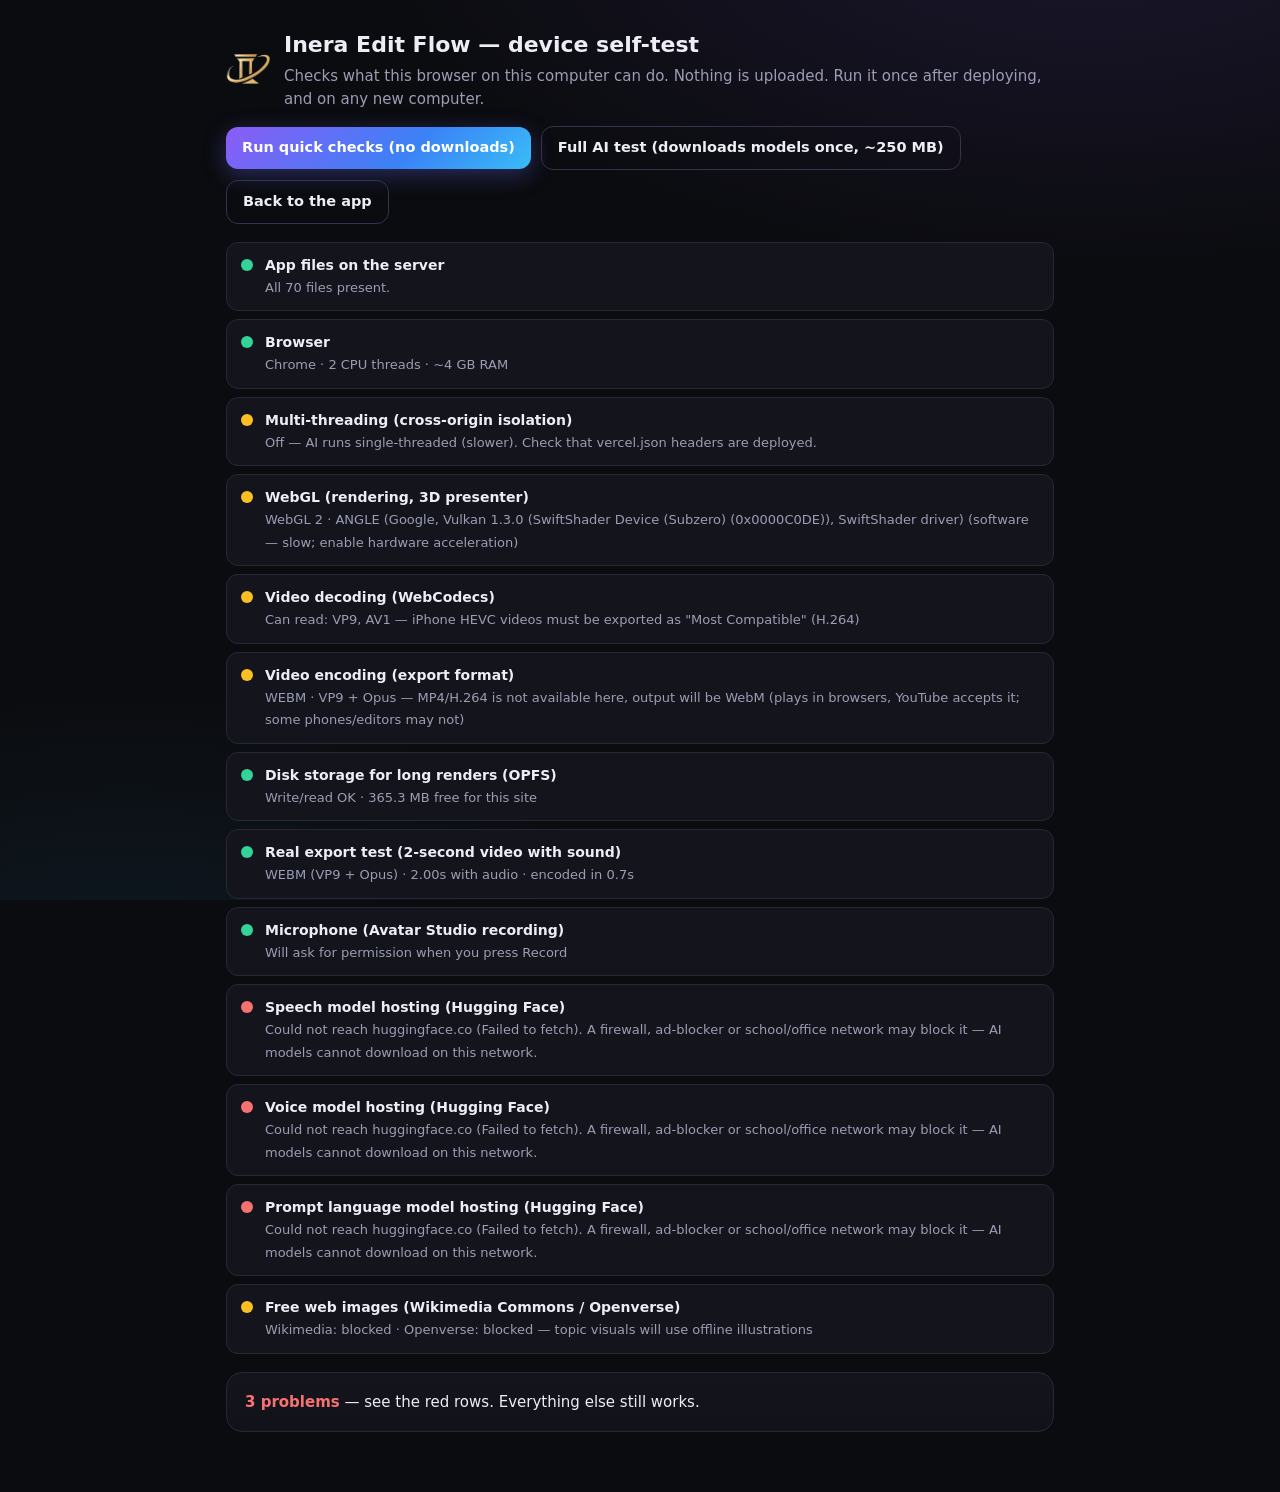
<file: self-test.html>
<!doctype html>
<html lang="en">
<head>
<meta charset="utf-8">
<meta name="viewport" content="width=device-width, initial-scale=1">
<title>Self-test · Inera Edit Flow</title>
<link rel="icon" type="image/png" href="favicon.png">
<link rel="stylesheet" href="styles.css">
</head>
<body class="selftest">
<div class="st-wrap">
  <header class="st-head">
    <img src="logo-mark.png" alt="Inera logo" width="44" height="44">
    <div><h1>Inera Edit Flow — device self-test</h1><p class="muted">Checks what this browser on this computer can do. Nothing is uploaded. Run it once after deploying, and on any new computer.</p></div>
  </header>
  <div class="actions">
    <button class="btn primary" id="stQuick">Run quick checks (no downloads)</button>
    <button class="btn ghost" id="stFull">Full AI test (downloads models once, ~250 MB)</button>
    <a class="btn ghost" href="index.html">Back to the app</a>
  </div>
  <div class="st-list" id="stList"></div>
  <div class="panel st-sum" id="stSum" hidden></div>
</div>
<script type="module" src="self-test.js"></script>
</body>
</html>
</file>
<file: styles.css>
/* Inera Edit Flow — premium dark studio theme */
:root {
  --bg: #0b0c10;
  --bg2: #101117;
  --panel: #14151c;
  --panel2: #191a23;
  --line: #262836;
  --line2: #31344a;
  --text: #ecedf5;
  --muted: #9a9db4;
  --dim: #6d7090;
  --violet: #8b5cf6;
  --violet2: #a78bfa;
  --blue: #3b82f6;
  --cyan: #38bdf8;
  --gold: #d6aa5c;
  --ok: #34d399;
  --warn: #fbbf24;
  --err: #f87171;
  --grad: linear-gradient(135deg, #8b5cf6 0%, #3b82f6 60%, #38bdf8 100%);
  --radius: 16px;
  --radius-sm: 10px;
  --shadow: 0 10px 40px rgba(0, 0, 0, .45);
  --font: system-ui, -apple-system, "Segoe UI", Roboto, "Helvetica Neue", Arial, sans-serif;
  --side: 248px;
}
* { box-sizing: border-box; }
html, body { margin: 0; height: 100%; }
body {
  font-family: var(--font); color: var(--text); background: var(--bg);
  background-image: radial-gradient(1200px 600px at 85% -10%, rgba(139, 92, 246, .13), transparent 60%), radial-gradient(900px 500px at 10% 110%, rgba(56, 189, 248, .08), transparent 60%);
  background-attachment: fixed; -webkit-font-smoothing: antialiased; line-height: 1.5; font-size: 15px;
}
.sprite { position: absolute; width: 0; height: 0; overflow: hidden; }
.ic { width: 20px; height: 20px; flex: none; display: inline-block; vertical-align: middle; }
.ic.big { width: 40px; height: 40px; }
a { color: var(--violet2); }
button, input, select, textarea { font: inherit; color: inherit; }
[hidden] { display: none !important; }
.muted { color: var(--muted); }

/* ---------- Layout ---------- */
.app { display: flex; min-height: 100vh; }
.load-fail { display: none !important; }
html:not(.js-ok) .load-fail.js { display: block !important; position: fixed; left: 16px; right: 16px; bottom: 16px; margin: 0 auto; z-index: 999; opacity: 0; visibility: hidden; animation: lf-show 0s 8s forwards; }
@keyframes lf-show { to { opacity: 1; visibility: visible; } }
.sidebar {
  width: var(--side); flex: none; position: sticky; top: 0; height: 100vh; display: flex; flex-direction: column;
  background: linear-gradient(180deg, rgba(20, 21, 28, .96), rgba(14, 15, 20, .96)); border-right: 1px solid var(--line); padding: 18px 14px; z-index: 40;
}
.brand { display: flex; align-items: center; gap: 10px; text-decoration: none; color: var(--text); padding: 4px 6px 18px; border-bottom: 1px solid var(--line); margin-bottom: 12px; }
.brand-mark { width: 40px; height: 40px; object-fit: contain; filter: drop-shadow(0 2px 8px rgba(214, 170, 92, .25)); }
.brand-text { font-size: 16px; font-weight: 650; letter-spacing: .2px; line-height: 1.15; }
.brand-text b { color: var(--gold); font-weight: 750; }
.brand-text small { display: block; font-size: 11px; color: var(--dim); font-weight: 500; letter-spacing: .6px; text-transform: uppercase; margin-top: 2px; }
.nav { display: flex; flex-direction: column; gap: 2px; overflow-y: auto; flex: 1; }
.nav-label { font-size: 11px; text-transform: uppercase; letter-spacing: 1px; color: var(--dim); padding: 14px 10px 6px; }
.nav a { display: flex; align-items: center; gap: 11px; padding: 9px 11px; border-radius: 11px; color: var(--muted); text-decoration: none; font-weight: 520; font-size: 14.5px; transition: background .2s, color .2s; position: relative; }
.nav a:hover { background: rgba(255, 255, 255, .04); color: var(--text); }
.nav a.active { color: #fff; background: linear-gradient(90deg, rgba(139, 92, 246, .22), rgba(59, 130, 246, .08)); box-shadow: inset 2px 0 0 var(--violet); }
.nav a.active .ic { color: var(--violet2); }
.nav-dot { margin-left: auto; width: 8px; height: 8px; border-radius: 50%; display: none; }
.nav-dot.busy { display: block; background: var(--cyan); box-shadow: 0 0 0 0 rgba(56, 189, 248, .6); animation: pulse 1.6s infinite; }
.nav-dot.ready { display: block; background: var(--ok); }
@keyframes pulse { 70% { box-shadow: 0 0 0 7px rgba(56, 189, 248, 0); } 100% { box-shadow: 0 0 0 0 rgba(56, 189, 248, 0); } }
.side-foot { display: flex; gap: 9px; font-size: 12px; color: var(--dim); padding: 12px 8px 2px; border-top: 1px solid var(--line); }
.side-foot .ic { color: var(--ok); width: 18px; height: 18px; margin-top: 1px; }
.main { flex: 1; min-width: 0; display: flex; flex-direction: column; }
.topbar { position: sticky; top: 0; z-index: 30; display: flex; align-items: center; gap: 12px; padding: 14px 28px; background: rgba(11, 12, 16, .78); backdrop-filter: blur(14px); -webkit-backdrop-filter: blur(14px); border-bottom: 1px solid var(--line); }
.page-title { font-size: 17px; margin: 0; font-weight: 640; }
.top-right { margin-left: auto; display: flex; gap: 10px; align-items: center; }
.free-pill, .job-pill { display: inline-flex; align-items: center; gap: 7px; font-size: 12.5px; padding: 6px 12px; border-radius: 999px; border: 1px solid var(--line2); color: var(--muted); background: var(--panel); white-space: nowrap; }
.free-pill .ic { width: 15px; height: 15px; color: var(--violet2); }
.job-pill { color: #cfe9ff; border-color: rgba(56, 189, 248, .35); background: rgba(56, 189, 248, .08); cursor: pointer; }
.icon-btn.menu-btn { display: none; }
.views { padding: 26px 28px 60px; max-width: 1360px; width: 100%; margin: 0 auto; }
.view { display: none; animation: fadeUp .35s ease; }
.view.active { display: block; }
@keyframes fadeUp { from { opacity: 0; transform: translateY(6px); } to { opacity: 1; transform: none; } }
.scrim { display: none; }

/* ---------- Buttons & form ---------- */
.btn { display: inline-flex; align-items: center; justify-content: center; gap: 8px; border: 1px solid var(--line2); background: var(--panel2); color: var(--text); padding: 10px 16px; border-radius: 12px; font-weight: 600; cursor: pointer; transition: transform .15s, box-shadow .2s, background .2s, border-color .2s, opacity .2s; text-decoration: none; font-size: 14.5px; white-space: nowrap; }
.btn:hover { border-color: #4a4e6c; background: #1f2130; }
.btn:active { transform: translateY(1px); }
.btn .ic { width: 18px; height: 18px; }
.btn.primary { border: 0; background: var(--grad); color: #fff; box-shadow: 0 6px 22px rgba(99, 102, 241, .35); }
.btn.primary:hover { box-shadow: 0 8px 30px rgba(99, 102, 241, .5); filter: brightness(1.06); }
.btn.ghost { background: transparent; }
.btn.danger { border-color: rgba(248, 113, 113, .4); color: #fecaca; background: rgba(248, 113, 113, .08); }
.btn.lg { padding: 13px 22px; font-size: 15.5px; border-radius: 14px; }
.btn.sm { padding: 7px 12px; font-size: 13.5px; border-radius: 10px; }
.btn:disabled { opacity: .45; cursor: not-allowed; box-shadow: none; filter: none; transform: none; }
.icon-btn { border: 1px solid var(--line2); background: var(--panel2); border-radius: 10px; width: 38px; height: 38px; display: inline-grid; place-items: center; cursor: pointer; color: var(--text); }
select, input[type=text], input[type=number], textarea { width: 100%; background: var(--bg2); border: 1px solid var(--line2); border-radius: 10px; padding: 9px 11px; outline: none; transition: border-color .2s, box-shadow .2s; }
select { appearance: none; -webkit-appearance: none; background-image: linear-gradient(45deg, transparent 50%, var(--muted) 50%), linear-gradient(135deg, var(--muted) 50%, transparent 50%); background-position: calc(100% - 16px) 52%, calc(100% - 11px) 52%; background-size: 5px 5px; background-repeat: no-repeat; padding-right: 30px; }
select.sm { width: auto; padding: 7px 30px 7px 10px; font-size: 13.5px; }
select:focus, input:focus, textarea:focus { border-color: var(--violet); box-shadow: 0 0 0 3px rgba(139, 92, 246, .2); }
textarea { resize: vertical; min-height: 60px; }
input[type=range] { width: 100%; accent-color: var(--violet); }
.form-grid { display: grid; grid-template-columns: 1fr 1fr; gap: 12px 14px; }
.form-grid label { display: flex; flex-direction: column; gap: 6px; font-size: 13px; color: var(--muted); font-weight: 560; }
.form-grid label output { color: var(--violet2); font-weight: 700; margin-left: 6px; }
.form-grid .span2, .span2 { grid-column: span 2; }
label.check { flex-direction: row !important; align-items: center; gap: 8px; cursor: pointer; color: var(--muted); font-size: 13.5px; display: inline-flex; }
label.check input { width: 17px; height: 17px; accent-color: var(--violet); }

/* ---------- Home ---------- */
.hero { display: grid; grid-template-columns: 1.15fr 1fr; gap: 26px; align-items: stretch; margin-bottom: 36px; }
.hero-copy { padding: 14px 4px; display: flex; flex-direction: column; justify-content: center; }
.eyebrow { display: inline-flex; align-items: center; gap: 7px; color: var(--violet2); font-weight: 650; font-size: 13px; letter-spacing: .3px; background: rgba(139, 92, 246, .1); border: 1px solid rgba(139, 92, 246, .3); padding: 5px 12px; border-radius: 999px; width: fit-content; }
.eyebrow .ic { width: 15px; height: 15px; }
.hero h2 { font-size: clamp(30px, 4vw, 48px); line-height: 1.08; margin: 16px 0 14px; letter-spacing: -.8px; font-weight: 780; }
.grad-text { background: var(--grad); -webkit-background-clip: text; background-clip: text; color: transparent; }
.hero p { color: var(--muted); font-size: 16px; max-width: 560px; margin: 0 0 18px; }
.hero-points { display: flex; flex-wrap: wrap; gap: 10px 18px; color: #cfd0e0; font-size: 14px; }
.hero-points span { display: inline-flex; gap: 7px; align-items: center; }
.hero-points .ic { color: var(--ok); width: 17px; height: 17px; }
.dropzone { border: 1.5px dashed #3a3d57; border-radius: var(--radius); background: rgba(255, 255, 255, .015); display: flex; flex-direction: column; align-items: center; justify-content: center; text-align: center; gap: 6px; cursor: pointer; transition: border-color .2s, background .2s, transform .2s; outline: none; }
.dropzone:hover, .dropzone:focus-visible { border-color: var(--violet); background: rgba(139, 92, 246, .06); }
.dropzone.drag { border-color: var(--cyan); background: rgba(56, 189, 248, .08); transform: scale(1.01); }
.dropzone u { color: var(--violet2); text-decoration: none; font-weight: 650; }
.dropzone small { color: var(--dim); font-size: 12px; }
.hero-drop { padding: 26px 22px; min-height: 290px; background: linear-gradient(160deg, rgba(139, 92, 246, .08), rgba(20, 21, 28, .6) 45%, rgba(56, 189, 248, .06)); position: relative; overflow: hidden; }
.hero-drop .hero-logo { width: 92px; height: auto; margin-bottom: 4px; filter: drop-shadow(0 6px 20px rgba(214, 170, 92, .25)); }
.hero-drop .ic.big { color: var(--violet2); }
.hero-drop strong { font-size: 18px; }
.hero-drop span { color: var(--muted); }
.section-head { margin: 8px 0 16px; }
.section-head.row { display: flex; align-items: flex-end; justify-content: space-between; gap: 12px; margin-top: 38px; }
.section-head h3 { margin: 0 0 3px; font-size: 20px; letter-spacing: -.2px; }
.section-head p { margin: 0; color: var(--muted); font-size: 14px; }
.mode-grid { display: grid; grid-template-columns: repeat(4, 1fr); gap: 16px; }
.mode-card { position: relative; background: linear-gradient(180deg, var(--panel), #12131a); border: 1px solid var(--line); border-radius: 20px; padding: 20px 18px 18px; display: flex; flex-direction: column; gap: 10px; transition: transform .25s, border-color .25s, box-shadow .25s; }
.mode-card:hover { transform: translateY(-3px); border-color: #3b3e58; box-shadow: var(--shadow); }
.mode-card.featured { border-color: rgba(139, 92, 246, .45); box-shadow: 0 0 0 1px rgba(139, 92, 246, .15), 0 14px 40px rgba(76, 29, 149, .25); }
.mode-card .badge { position: absolute; top: 14px; right: 14px; font-size: 11px; font-weight: 700; color: #fff; background: var(--grad); padding: 3px 9px; border-radius: 999px; }
.mode-card h4 { margin: 4px 0 0; font-size: 16.5px; letter-spacing: -.1px; }
.mode-card p { margin: 0; color: var(--muted); font-size: 13.5px; flex: 1; }
.mode-icon { width: 48px; height: 48px; border-radius: 14px; display: grid; place-items: center; color: #fff; background: #23253a; flex: none; }
.mode-icon .ic { width: 25px; height: 25px; }
.mode-icon.sm { width: 44px; height: 44px; }
.m1 { background: linear-gradient(135deg, #7c3aed, #c084fc); }
.m2 { background: linear-gradient(135deg, #4f46e5, #38bdf8); }
.m3 { background: linear-gradient(135deg, #2563eb, #22d3ee); }
.m4 { background: linear-gradient(135deg, #9333ea, #3b82f6); }
.mini-drop { flex-direction: row; padding: 13px 10px; font-size: 13px; color: var(--muted); gap: 8px; }
.mini-drop .ic { color: var(--violet2); width: 18px; height: 18px; }
.formats { color: var(--dim); font-size: 11.5px; }
.recent-strip { display: grid; grid-template-columns: repeat(auto-fill, minmax(220px, 1fr)); gap: 14px; }
.recent-card { background: var(--panel); border: 1px solid var(--line); border-radius: 14px; overflow: hidden; cursor: pointer; transition: border-color .2s, transform .2s; text-align: left; padding: 0; color: inherit; }
.recent-card:hover { border-color: #3d4060; transform: translateY(-2px); }
.recent-card .thumb { aspect-ratio: 16/9; background: #0e0f15 center/cover no-repeat; display: grid; place-items: center; color: var(--dim); }
.recent-card .meta { padding: 10px 12px 12px; }
.recent-card .meta b { display: block; font-size: 13.5px; white-space: nowrap; overflow: hidden; text-overflow: ellipsis; }
.recent-card .meta span { font-size: 12px; color: var(--dim); }
.empty-mini { color: var(--dim); font-size: 14px; padding: 22px; border: 1px dashed var(--line2); border-radius: 14px; text-align: center; grid-column: 1 / -1; }

/* ---------- Status chips ---------- */
.status { display: inline-flex; align-items: center; gap: 5px; font-size: 11.5px; font-weight: 700; padding: 3px 8px; border-radius: 999px; letter-spacing: .2px; }
.status.done { color: #a7f3d0; background: rgba(52, 211, 153, .12); }
.status.processing, .status.queued { color: #bae6fd; background: rgba(56, 189, 248, .12); }
.status.failed, .status.interrupted, .status.cancelled { color: #fecaca; background: rgba(248, 113, 113, .12); }
.status.ready { color: #ddd6fe; background: rgba(139, 92, 246, .14); }

/* ---------- Workspaces ---------- */
.ws-head { display: flex; gap: 14px; align-items: center; margin-bottom: 18px; }
.ws-head h2 { margin: 0; font-size: 22px; letter-spacing: -.3px; }
.ws-head p { margin: 2px 0 0; color: var(--muted); font-size: 14px; }
.ws-grid { display: grid; grid-template-columns: minmax(320px, 420px) 1fr; gap: 18px; align-items: start; }
.panel { background: linear-gradient(180deg, var(--panel), #12131a); border: 1px solid var(--line); border-radius: var(--radius); padding: 18px; min-width: 0; }
.panel h3 { margin: 0 0 12px; font-size: 16px; }
.ws-drop { padding: 24px 14px; }
.ws-drop .ic.big { color: var(--violet2); width: 34px; height: 34px; }
.actions { display: flex; flex-wrap: wrap; gap: 10px; margin-top: 16px; align-items: center; }
.actions.end { justify-content: flex-end; }
.note { display: flex; gap: 8px; color: var(--dim); font-size: 12.5px; margin: 14px 0 0; }
.note .ic { width: 16px; height: 16px; margin-top: 2px; }
.method-note { display: flex; gap: 12px; align-items: flex-start; background: rgba(56, 189, 248, .06); border: 1px solid rgba(56, 189, 248, .25); padding: 12px 14px; border-radius: 12px; color: #cde9ff; font-size: 13.5px; margin-bottom: 16px; }
.method-note .ic { color: var(--cyan); margin-top: 2px; }
.customize { margin-top: 14px; border: 1px solid var(--line); border-radius: 12px; background: rgba(255, 255, 255, .015); }
.customize summary { cursor: pointer; padding: 12px 14px; display: flex; justify-content: space-between; align-items: center; gap: 8px; list-style: none; font-weight: 620; font-size: 14px; }
.customize summary::-webkit-details-marker { display: none; }
.customize summary::after { content: "+"; color: var(--violet2); font-size: 18px; font-weight: 600; }
.customize[open] summary::after { content: "−"; }
.customize summary small { color: var(--dim); font-weight: 500; font-size: 12px; margin-left: auto; }
.customize .form-grid { padding: 0 14px 14px; }
.file-list, .sort-list { display: flex; flex-direction: column; gap: 8px; margin-top: 12px; max-height: 340px; overflow-y: auto; }
.file-row { display: flex; align-items: center; gap: 10px; padding: 8px; border-radius: 11px; background: var(--bg2); border: 1px solid var(--line); }
.file-row img { width: 48px; height: 48px; object-fit: cover; border-radius: 8px; flex: none; background: #0c0d12; }
.file-row .fr-meta { flex: 1; min-width: 0; }
.file-row .fr-meta b { display: block; font-size: 13px; overflow: hidden; text-overflow: ellipsis; white-space: nowrap; }
.file-row .fr-meta small { color: var(--dim); font-size: 11.5px; }
.file-row .mini { width: 30px; height: 30px; border-radius: 8px; }
.file-row .mini .ic { width: 15px; height: 15px; }
.file-row .num { width: 22px; text-align: center; color: var(--dim); font-size: 12px; font-weight: 700; }
.file-row.drag-over { border-color: var(--violet); }
.media-info { margin-top: 12px; border: 1px solid var(--line); border-radius: 12px; overflow: hidden; background: var(--bg2); }
.media-info video { width: 100%; max-height: 260px; background: #000; display: block; }
.media-info .mi-meta { display: flex; flex-wrap: wrap; gap: 6px 14px; padding: 10px 12px; font-size: 12.5px; color: var(--muted); }
.media-info .mi-meta b { color: var(--text); font-weight: 620; width: 100%; overflow: hidden; text-overflow: ellipsis; white-space: nowrap; font-size: 13.5px; }
.media-info .mi-meta .mode-tag { color: var(--violet2); }

/* stage tracker */
.stage-box { margin-top: 14px; border: 1px solid var(--line); border-radius: 12px; padding: 12px 14px; background: var(--bg2); }
.result-panel .stage-box { margin: 0 0 14px; }
.stages { list-style: none; margin: 0; padding: 0; display: flex; flex-direction: column; gap: 6px; }
.stages li { display: flex; align-items: center; gap: 10px; font-size: 13.5px; color: var(--dim); }
.stages li .dot { width: 20px; height: 20px; border-radius: 50%; border: 1.5px solid var(--line2); display: grid; place-items: center; flex: none; }
.stages li .dot .ic { width: 12px; height: 12px; }
.stages li.active { color: var(--text); font-weight: 600; }
.stages li.active .dot { border-color: var(--cyan); border-top-color: transparent; animation: spin .9s linear infinite; }
.stages li.done { color: var(--muted); }
.stages li.done .dot { background: rgba(52, 211, 153, .15); border-color: var(--ok); color: var(--ok); }
.stages li.error { color: #fecaca; }
.stages li.error .dot { border-color: var(--err); color: var(--err); }
.stages li .pct { margin-left: auto; font-variant-numeric: tabular-nums; font-size: 12px; color: var(--cyan); }
.stage-detail { margin-top: 10px; font-size: 12.5px; color: var(--muted); }
.stage-error { margin-top: 10px; padding: 10px 12px; border-radius: 10px; background: rgba(248, 113, 113, .08); border: 1px solid rgba(248, 113, 113, .3); color: #fecaca; font-size: 13px; }
.progress { height: 6px; border-radius: 99px; background: #23253a; overflow: hidden; margin-top: 10px; }
.progress span { display: block; height: 100%; width: 0; background: var(--grad); transition: width .25s; }
@keyframes spin { to { transform: rotate(360deg); } }
.spinner { width: 14px; height: 14px; border-radius: 50%; border: 2px solid rgba(56, 189, 248, .35); border-top-color: var(--cyan); animation: spin .8s linear infinite; }
.empty-state { display: flex; flex-direction: column; align-items: center; justify-content: center; text-align: center; min-height: 320px; color: var(--dim); gap: 10px; }
.empty-state .ic.big { width: 54px; height: 54px; color: #3c3f5c; }
.empty-state p { max-width: 300px; margin: 0; }
.render-stage { position: relative; border-radius: 12px; overflow: hidden; background: #000; display: grid; place-items: center; margin-bottom: 14px; }
.render-stage canvas { max-width: 100%; max-height: 62vh; display: block; }
.live-tag { position: absolute; top: 10px; left: 10px; font-size: 11px; font-weight: 700; padding: 3px 8px; border-radius: 99px; background: rgba(239, 68, 68, .9); color: #fff; letter-spacing: .4px; }

/* compare slider */
.compare { position: relative; border-radius: 12px; overflow: hidden; background: #08090c; user-select: none; touch-action: pan-y; line-height: 0; }
.compare img { width: 100%; max-height: 64vh; object-fit: contain; display: block; }
.cmp-before { position: absolute; inset: 0; overflow: hidden; clip-path: inset(0 50% 0 0); }
.cmp-before img { width: 100%; height: 100%; object-fit: contain; }
.cmp-handle { position: absolute; top: 0; bottom: 0; left: 50%; width: 2px; background: #fff; box-shadow: 0 0 12px rgba(0, 0, 0, .6); pointer-events: none; }
.cmp-handle span { position: absolute; top: 50%; left: 50%; width: 36px; height: 36px; margin: -18px 0 0 -18px; border-radius: 50%; background: var(--grad); border: 2px solid #fff; }
.cmp-tag { position: absolute; top: 10px; font-size: 11px; line-height: 1; font-weight: 700; padding: 5px 9px; border-radius: 99px; background: rgba(0, 0, 0, .6); color: #fff; }
.cmp-tag.left { left: 10px; } .cmp-tag.right { right: 10px; }
.cmp-range { position: absolute; inset: 0; width: 100%; height: 100%; opacity: 0; cursor: ew-resize; margin: 0; }
.ai-info { margin: 14px 0 10px; display: flex; flex-direction: column; gap: 8px; font-size: 13.5px; }
.ai-info .row { display: flex; flex-wrap: wrap; gap: 8px; align-items: center; }
.tag { display: inline-flex; align-items: center; gap: 6px; padding: 4px 10px; border-radius: 99px; background: var(--panel2); border: 1px solid var(--line2); font-size: 12.5px; color: #d7d8ea; }
.tag .ic { width: 14px; height: 14px; color: var(--violet2); }
.tag.accent { border-color: rgba(139, 92, 246, .45); background: rgba(139, 92, 246, .1); }
.steps-list { margin: 0; padding-left: 18px; color: var(--muted); columns: 2; column-gap: 26px; font-size: 13px; }
.steps-list li { break-inside: avoid; margin-bottom: 2px; }
.versions { display: flex; flex-wrap: wrap; gap: 8px; margin-bottom: 12px; }
.chip { border: 1px solid var(--line2); background: var(--panel2); border-radius: 99px; padding: 6px 13px; font-size: 13px; cursor: pointer; color: var(--muted); font-weight: 560; transition: all .2s; }
.chip:hover { color: var(--text); border-color: #4a4e6c; }
.chip.active { color: #fff; border-color: transparent; background: var(--grad); }
.toolbar { display: flex; flex-wrap: wrap; align-items: center; gap: 8px; padding: 10px 0; }
.grow { flex: 1; }
.filmstrip { display: flex; gap: 8px; overflow-x: auto; padding: 10px 0 4px; }
.filmstrip button { flex: none; width: 74px; height: 74px; border-radius: 10px; border: 2px solid transparent; padding: 0; background: #0d0e13 center/cover; cursor: pointer; position: relative; }
.filmstrip button.active { border-color: var(--violet); }
.filmstrip button .st { position: absolute; bottom: 3px; right: 3px; width: 10px; height: 10px; border-radius: 50%; background: var(--dim); }
.filmstrip button .st.done { background: var(--ok); }
.filmstrip button .st.processing { background: var(--cyan); }
.filmstrip button .st.failed { background: var(--err); }
.result-video { width: 100%; max-height: 64vh; border-radius: 12px; background: #000; display: block; }
.report { margin-top: 14px; border: 1px solid var(--line); border-radius: 12px; padding: 12px 14px; background: var(--bg2); font-size: 13.5px; }
.report h4 { margin: 0 0 8px; font-size: 14px; }
.report ul { margin: 0; padding-left: 18px; color: var(--muted); }
.report .kv { display: grid; grid-template-columns: auto 1fr; gap: 4px 14px; font-size: 13px; margin-bottom: 10px; }
.report .kv span:nth-child(odd) { color: var(--dim); }
.license { font-size: 12px; color: var(--dim); margin-top: 8px; }
.gallery { display: grid; grid-template-columns: repeat(auto-fill, minmax(180px, 1fr)); gap: 12px; margin-top: 4px; }
.g-item { background: var(--bg2); border: 1px solid var(--line); border-radius: 12px; overflow: hidden; position: relative; }
.g-item img { width: 100%; aspect-ratio: 16/10; object-fit: cover; display: block; cursor: zoom-in; background: #000; }
.g-item .g-meta { padding: 8px 10px; display: flex; align-items: center; gap: 6px; font-size: 12px; color: var(--muted); }
.g-item .g-meta .grow { min-width: 0; overflow: hidden; text-overflow: ellipsis; white-space: nowrap; }
.g-item .g-sel { position: absolute; top: 8px; left: 8px; width: 22px; height: 22px; accent-color: var(--violet); cursor: pointer; }
.g-item .g-time { position: absolute; top: 8px; right: 8px; background: rgba(0, 0, 0, .65); color: #fff; font-size: 11.5px; font-weight: 700; padding: 3px 7px; border-radius: 7px; font-variant-numeric: tabular-nums; }
.g-item .mini { width: 30px; height: 30px; border-radius: 8px; }

/* projects & downloads */
.filters { display: flex; flex-wrap: wrap; gap: 8px; margin-bottom: 16px; }
.proj-list, .dl-list { display: flex; flex-direction: column; gap: 10px; }
.proj-row, .dl-row { display: flex; align-items: center; gap: 14px; padding: 12px; background: var(--panel); border: 1px solid var(--line); border-radius: 14px; }
.proj-row .thumb, .dl-row .thumb { width: 96px; height: 60px; border-radius: 9px; background: #0d0e13 center/cover; flex: none; display: grid; place-items: center; color: var(--dim); }
.proj-row .pm, .dl-row .pm { flex: 1; min-width: 0; }
.proj-row .pm b, .dl-row .pm b { display: block; overflow: hidden; white-space: nowrap; text-overflow: ellipsis; }
.proj-row .pm small, .dl-row .pm small { color: var(--dim); font-size: 12.5px; }
.proj-row .pm .err { color: #fca5a5; font-size: 12.5px; display: block; }
.row-actions { display: flex; gap: 8px; flex-wrap: wrap; justify-content: flex-end; }

/* settings & help */
.settings-grid { display: grid; grid-template-columns: 1fr 1fr; gap: 16px; }
.storage-bar { height: 10px; border-radius: 99px; background: #23253a; overflow: hidden; }
.storage-bar span { display: block; height: 100%; width: 0; background: var(--grad); }
.limits { display: grid; grid-template-columns: repeat(auto-fill, minmax(230px, 1fr)); gap: 10px; }
.limits div { background: var(--bg2); border: 1px solid var(--line); border-radius: 10px; padding: 10px 12px; font-size: 13px; }
.limits div b { display: block; font-size: 15px; color: var(--text); }
.limits div span { color: var(--dim); }
.help { display: grid; grid-template-columns: 1fr 1fr; gap: 16px; }
.help .panel p, .help .panel li { color: var(--muted); font-size: 14px; }
.help .panel ul { padding-left: 18px; margin: 6px 0; }
.help table { width: 100%; border-collapse: collapse; font-size: 13px; }
.help td, .help th { border-bottom: 1px solid var(--line); padding: 7px 6px; text-align: left; vertical-align: top; }
.help th { color: var(--dim); font-weight: 600; }
.help .yes { color: var(--ok); font-weight: 650; }
.help .part { color: var(--warn); font-weight: 650; }
.help .no { color: var(--err); font-weight: 650; }

/* modal & toasts */
.modal { position: fixed; inset: 0; z-index: 100; background: rgba(5, 6, 9, .72); backdrop-filter: blur(6px); -webkit-backdrop-filter: blur(6px); display: grid; place-items: center; padding: 18px; animation: fadeUp .2s ease; }
.modal-card { position: relative; width: min(520px, 100%); max-height: 90vh; overflow: auto; background: var(--panel); border: 1px solid var(--line2); border-radius: 18px; padding: 22px; box-shadow: var(--shadow); }
.modal-card.wide { width: min(1000px, 100%); }
.modal-card h3 { margin: 0 0 4px; }
.modal-x { position: absolute; top: 14px; right: 14px; }
.chooser-opts { display: grid; gap: 10px; margin-top: 16px; }
.chooser-opts button { display: flex; gap: 14px; align-items: center; text-align: left; padding: 14px; border-radius: 14px; border: 1px solid var(--line2); background: var(--bg2); cursor: pointer; color: var(--text); transition: border-color .2s; }
.chooser-opts button:hover { border-color: var(--violet); }
.chooser-opts button b { display: block; }
.chooser-opts button small { color: var(--muted); }
.viewer-grid { display: grid; grid-template-columns: repeat(auto-fill, minmax(200px, 1fr)); gap: 10px; margin-top: 12px; }
.viewer-grid figure { margin: 0; background: var(--bg2); border-radius: 10px; overflow: hidden; border: 1px solid var(--line); }
.viewer-grid img { width: 100%; display: block; aspect-ratio: 4/3; object-fit: cover; }
.viewer-grid figcaption { display: flex; justify-content: space-between; align-items: center; gap: 6px; padding: 6px 8px; font-size: 12px; color: var(--muted); }
.toasts { position: fixed; right: 18px; bottom: 18px; display: flex; flex-direction: column; gap: 10px; z-index: 200; max-width: min(420px, calc(100vw - 36px)); }
.toast { background: #1b1c27; border: 1px solid var(--line2); border-left: 3px solid var(--violet); padding: 12px 14px; border-radius: 12px; box-shadow: var(--shadow); font-size: 13.5px; animation: fadeUp .25s ease; }
.toast.error { border-left-color: var(--err); }
.toast.ok { border-left-color: var(--ok); }
.noscript { padding: 30px; text-align: center; }

/* ---------- Responsive ---------- */
@media (max-width: 1200px) { .mode-grid { grid-template-columns: repeat(2, 1fr); } }
@media (max-width: 1020px) {
  .ws-grid { grid-template-columns: 1fr; }
  .hero { grid-template-columns: 1fr; }
  .help, .settings-grid { grid-template-columns: 1fr; }
  .panel.span2 { grid-column: auto; }
}
@media (max-width: 860px) {
  .sidebar { position: fixed; left: 0; top: 0; transform: translateX(-105%); transition: transform .3s ease; box-shadow: var(--shadow); }
  .sidebar.open { transform: none; }
  .scrim.show { display: block; position: fixed; inset: 0; background: rgba(0, 0, 0, .55); z-index: 35; }
  .icon-btn.menu-btn { display: inline-grid; }
  .topbar { padding: 12px 16px; }
  .views { padding: 18px 16px 50px; }
  .free-pill { display: none; }
}
@media (max-width: 600px) {
  .mode-grid { grid-template-columns: 1fr; }
  .form-grid { grid-template-columns: 1fr; }
  .form-grid .span2 { grid-column: auto; }
  .hero-drop { min-height: 230px; }
  .steps-list { columns: 1; }
  .proj-row, .dl-row { flex-wrap: wrap; }
  .row-actions { width: 100%; justify-content: flex-start; }
  .section-head.row { flex-direction: column; align-items: flex-start; }
  .gallery { grid-template-columns: repeat(2, 1fr); }
  .toolbar select.sm { flex: 1; }
}
/* ---------- v2 additions ---------- */
.m5 { background: linear-gradient(135deg, #ec4899, #8b5cf6); }
.mode-card.wide-card { margin-top: 16px; flex-direction: row; align-items: center; gap: 18px; }
.mode-card.wide-card .wide-copy { flex: 1; display: flex; flex-direction: column; gap: 6px; }
.form-sec { font-size: 11.5px; font-weight: 700; letter-spacing: .6px; text-transform: uppercase; color: var(--violet2); margin-top: 6px; padding-top: 10px; border-top: 1px solid var(--line); }
.form-sec:first-child { border-top: 0; padding-top: 0; margin-top: 0; }
label.file-pick input[type=file] { padding: 8px; font-size: 13px; color: var(--muted); background: var(--bg2); border: 1px dashed var(--line2); border-radius: 10px; }
label.block { display: flex; flex-direction: column; gap: 6px; font-size: 13px; color: var(--muted); margin-bottom: 10px; }
.extra-dl { display: flex; flex-wrap: wrap; gap: 8px; margin: 10px 0 4px; }
.no-preview { padding: 26px 16px; text-align: center; color: var(--muted); background: var(--bg2); border-radius: 12px; font-size: 13.5px; }
.seg { display: flex; gap: 4px; padding: 4px; background: var(--bg2); border: 1px solid var(--line); border-radius: 12px; margin-bottom: 14px; flex-wrap: wrap; }
.seg button { flex: 1; min-width: 120px; display: inline-flex; align-items: center; justify-content: center; gap: 6px; padding: 9px 10px; border: 0; border-radius: 9px; background: transparent; color: var(--muted); font: inherit; font-size: 13.5px; font-weight: 600; cursor: pointer; }
.seg button .ic { width: 16px; height: 16px; }
.seg button.active { background: var(--panel2); color: var(--text); box-shadow: inset 0 0 0 1px var(--line2); }
.av-src { margin-bottom: 8px; }
.rec-box { display: flex; align-items: center; gap: 14px; flex-wrap: wrap; padding: 14px; background: var(--bg2); border: 1px solid var(--line); border-radius: 12px; margin-bottom: 8px; }
.rec-time { font-variant-numeric: tabular-nums; font-size: 20px; font-weight: 700; }
.rec-box audio { flex: 1 1 220px; min-width: 0; height: 36px; }
.rec-dot { width: 10px; height: 10px; border-radius: 50%; background: var(--err); display: inline-block; animation: pulse 1s infinite; }
@keyframes pulse { 50% { opacity: .3; } }
.dropzone.small { padding: 18px; }
.panel.inset { background: var(--bg2); margin-top: 18px; padding: 16px; }
.panel.inset h3 { display: flex; align-items: center; gap: 8px; margin: 0 0 6px; font-size: 15px; }
.panel.inset h3 .ic { width: 18px; height: 18px; color: var(--violet2); }
.panel.inset p { color: var(--muted); font-size: 13.5px; margin: 0 0 8px; }
.small-list { margin: 0 0 10px; padding-left: 18px; color: var(--muted); font-size: 13px; }
.small-list li { margin: 3px 0; }
.av-stage-wrap { position: relative; display: flex; justify-content: center; align-items: center; background: #000; border-radius: 12px; overflow: auto; margin-bottom: 14px; padding: 8px; max-height: 70vh; }
.av-stage-wrap #avStage { flex: none; }
.design-box { margin-top: 16px; }
.design-box .canvas-wrap { background: repeating-conic-gradient(#20212c 0% 25%, #171821 0% 50%) 50% / 20px 20px; border-radius: 12px; display: grid; place-items: center; padding: 10px; }
.design-box canvas, .design-box img.design-out { max-width: 100%; max-height: 60vh; display: block; border-radius: 6px; }
@media (max-width: 860px) { .mode-card.wide-card { flex-direction: column; align-items: flex-start; } }
@media (prefers-reduced-motion: reduce) { * { animation: none !important; transition: none !important; } }
.viewer-img { width: 100%; border-radius: 12px; display: block; }
/* prompt box */
.prompt-box { margin-top: 14px; display: flex; flex-direction: column; gap: 6px; }
.prompt-box label { font-size: 13.5px; font-weight: 650; display: flex; align-items: center; gap: 6px; flex-wrap: wrap; }
.prompt-box label .ic { width: 16px; height: 16px; color: var(--violet2); }
.prompt-box label small { color: var(--dim); font-weight: 500; }
.prompt-box textarea { width: 100%; }
.prompt-fb { font-size: 12.5px; line-height: 1.5; min-height: 0; }
.prompt-fb .ok { color: var(--ok); }
.prompt-fb .no { color: var(--warn); }
.prompt-fb .chip-ok { display: inline-block; margin: 2px 4px 2px 0; padding: 2px 8px; border-radius: 999px; background: rgba(52, 211, 153, .1); border: 1px solid rgba(52, 211, 153, .3); color: #a7f3d0; }
.prompt-fb .chip-no { display: inline-block; margin: 2px 4px 2px 0; padding: 2px 8px; border-radius: 999px; background: rgba(251, 191, 36, .08); border: 1px solid rgba(251, 191, 36, .3); color: #fde68a; }
/* ---------- self-test page ---------- */
body.selftest { display: block; }
.st-wrap { max-width: 860px; margin: 0 auto; padding: 28px 16px 60px; }
.st-head { display: flex; gap: 14px; align-items: center; margin-bottom: 16px; }
.st-head h1 { font-size: 22px; margin: 0 0 4px; }
.st-head p { margin: 0; }
.st-list { display: flex; flex-direction: column; gap: 8px; margin: 18px 0; }
.st-row { display: flex; gap: 12px; align-items: flex-start; padding: 12px 14px; background: var(--panel); border: 1px solid var(--line); border-radius: 12px; }
.st-row b { display: block; font-size: 14px; }
.st-row small { color: var(--muted); font-size: 13px; overflow-wrap: anywhere; }
.st-dot { width: 12px; height: 12px; border-radius: 50%; margin-top: 4px; flex: none; background: var(--dim); }
.st-row.run .st-dot { background: var(--cyan); animation: pulse 1s infinite; }
.st-row.ok .st-dot { background: var(--ok); }
.st-row.warn .st-dot { background: var(--warn); }
.st-row.bad .st-dot { background: var(--err); }
.st-ok { color: var(--ok); } .st-warn { color: var(--warn); } .st-bad { color: var(--err); }
</file>
